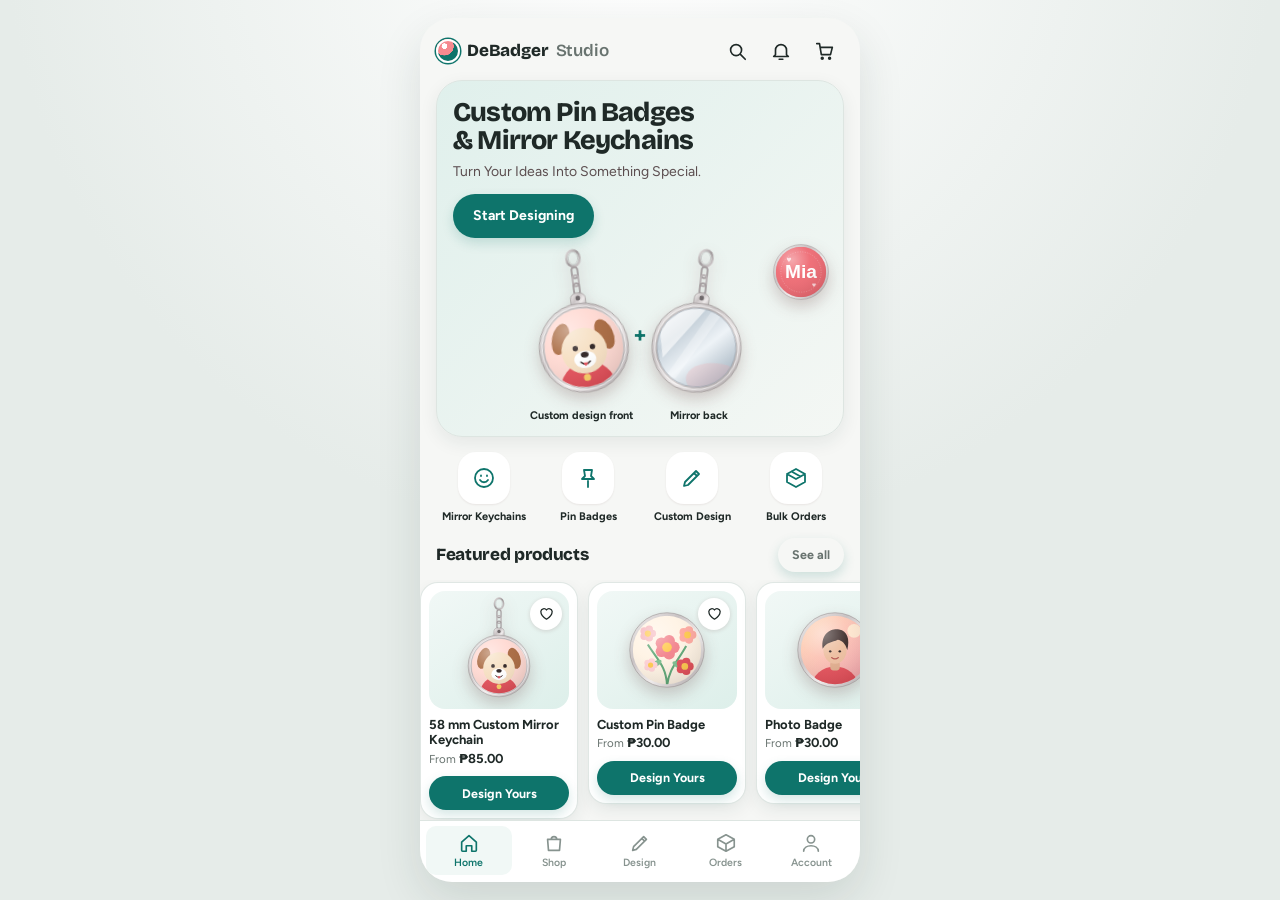
<file: pinmirror-studio-app.html>
<!DOCTYPE html>
<html lang="en">
<head>
<meta charset="utf-8">
<meta name="viewport" content="width=device-width, initial-scale=1, viewport-fit=cover">
<title>DeBadger Studio</title>
<link rel="preconnect" href="https://fonts.googleapis.com">
<link rel="stylesheet" href="https://fonts.googleapis.com/css2?family=Bricolage+Grotesque:opsz,wght@12..96,600;12..96,800&family=Figtree:wght@400;500;600;700&display=swap">
<style>
:root{
  --pink:#E4505A;--pink-d:#C93C47;--pink-l:#FFE9EA;--pink-xl:#FFF3F3;
  --bg:#FFFAF7;--ink:#231F20;--mute:#7A6F70;--line:#F1E5E3;--card:#fff;
  --green:#3F9E6E;--green-l:#E4F4EB;--amber:#E8A03A;--amber-l:#FFF1D9;--red:#B32B35;--red-l:#FDE3E3;
  --d:'Bricolage Grotesque','Figtree',system-ui,sans-serif;--b:'Figtree',system-ui,-apple-system,'Segoe UI',sans-serif;
  --out:#F3E9E5;
  box-sizing:border-box;padding-top:env(safe-area-inset-top,0px);padding-bottom:env(safe-area-inset-bottom,0px);
}
@media (prefers-color-scheme:dark){:root:not([data-theme="light"]){--out:#171213}}
:root[data-theme="dark"]{--out:#171213}
html{scroll-padding-top:env(safe-area-inset-top,0px);height:100%}
*{box-sizing:border-box;-webkit-tap-highlight-color:transparent}
body{margin:0;height:100%;background:var(--out);font-family:var(--b);color:var(--ink);font-size:14px;line-height:1.4}
button{font-family:inherit}
#root{height:100%;max-width:440px;margin:0 auto;display:flex;flex-direction:column;background:var(--bg);position:relative;overflow:hidden}
@media (min-width:700px){body{padding:18px 0}#root{border-radius:32px;box-shadow:0 30px 60px -25px rgba(90,30,35,.45);height:100%}}
#root.adm{max-width:1240px;overflow:auto;border-radius:0;background:var(--bg)}
@media (min-width:700px){#root.adm{border-radius:24px}}
.main{flex:1;overflow-y:auto;overflow-x:hidden;padding:6px 16px 20px;min-height:0;-webkit-overflow-scrolling:touch}
.ft{flex:none;padding:10px 16px;background:var(--bg);border-top:1px solid var(--line);display:flex;gap:8px;align-items:center}
.nv{flex:none;height:58px;background:#fff;border-top:1px solid var(--line);display:flex;padding:4px 4px 6px;color:#231F20}
.nv button{flex:1;background:none;border:0;display:flex;flex-direction:column;align-items:center;justify-content:center;gap:2px;font-size:10.5px;font-weight:600;color:#9C9091;cursor:pointer}
.nv button.on{color:var(--pink)}
.nv .ic{width:22px;height:22px}
.ic{display:inline-flex;width:18px;height:18px;flex:none;position:relative}
.ic svg{width:100%;height:100%}
.ic[data-badge]:after{content:attr(data-badge);position:absolute;right:-7px;top:-6px;min-width:15px;height:15px;border-radius:8px;background:var(--pink);color:#fff;font-size:9px;font-weight:700;display:grid;place-items:center;padding:0 3px}
.top{display:flex;align-items:center;justify-content:space-between;padding:8px 0 10px}
.top .ics{display:flex;gap:6px}
.ib{width:38px;height:38px;border-radius:50%;border:0;background:transparent;display:grid;place-items:center;color:var(--ink);cursor:pointer;flex:none}
.ib .ic{width:22px;height:22px}
.logo{display:flex;align-items:center;gap:7px;font-family:var(--d);font-size:17px;letter-spacing:-.01em}
.lm{width:24px;height:24px;border-radius:50%;background:radial-gradient(circle at 35% 30%,#fff 0 12%,#F58A90 13% 40%,var(--pink) 41%);box-shadow:inset 0 0 0 2px #fff,0 0 0 1.5px var(--pink)}
.logo b{font-weight:800}.logo span{font-weight:600;color:var(--mute)}
.bk{display:flex;align-items:center;gap:6px;padding:6px 0 8px}
.bk .ib{margin-left:-8px}
h1,h2,h3{font-family:var(--d);letter-spacing:-.02em;margin:0}
.ttl{font-family:var(--d);font-weight:800;font-size:22px;letter-spacing:-.02em;line-height:1.15}
.ttl.s{font-size:17px}
.mut{color:var(--mute)}.b{font-weight:700}.sm{font-size:12px}.xs{font-size:11px}
.row{display:flex;align-items:center}.sp{justify-content:space-between}.g4{gap:4px}.g6{gap:6px}.g8{gap:8px}.g12{gap:12px}.wrap{flex-wrap:wrap}.f1{flex:1;min-width:0}
.col{display:flex;flex-direction:column}
.mt4{margin-top:4px}.mt8{margin-top:8px}.mt12{margin-top:12px}.mt16{margin-top:16px}.mb8{margin-bottom:8px}
.btn{display:inline-flex;align-items:center;justify-content:center;gap:6px;height:44px;padding:0 20px;border-radius:999px;background:var(--pink);color:#fff;border:0;font:700 14px var(--b);white-space:nowrap;cursor:pointer;text-decoration:none}
.btn:hover{background:var(--pink-d)}
.btn.o{background:#fff;color:var(--pink);box-shadow:inset 0 0 0 1.5px var(--pink)}
.btn.g{background:var(--pink-l);color:var(--pink-d)}
.btn.t{background:transparent;color:var(--mute)}
.btn.sm{height:34px;padding:0 14px;font-size:12.5px}
.btn.w{width:100%}.btn.f{flex:1}
.btn[disabled]{opacity:.5;cursor:not-allowed}
.btn .ic{width:17px;height:17px}
:focus-visible{outline:2.5px solid var(--pink);outline-offset:2px}
.card{background:var(--card);border-radius:18px;box-shadow:0 1px 2px rgba(80,30,30,.06),0 6px 16px -8px rgba(80,30,30,.14);padding:12px;color:var(--ink)}
.chip{display:inline-flex;align-items:center;gap:5px;height:32px;padding:0 13px;border-radius:999px;background:#fff;border:1px solid var(--line);font:600 12.5px var(--b);white-space:nowrap;cursor:pointer;color:var(--ink)}
.chip.on{background:var(--pink);border-color:var(--pink);color:#fff}
.chip.pk{background:var(--pink-l);border-color:var(--pink-l);color:var(--pink-d);cursor:default}
.chip .ic{width:15px;height:15px}
.pill{display:inline-flex;align-items:center;gap:3px;border-radius:999px;padding:2px 9px;font-size:11px;font-weight:700;white-space:nowrap}
.pill.ok{background:var(--green-l);color:#2C7C53}.pill.warn{background:var(--amber-l);color:#9A6210}.pill.pk{background:var(--pink-l);color:var(--pink-d)}.pill.gr{background:#EFE9E8;color:#6a5f60}.pill.rd{background:var(--red-l);color:var(--red)}
.spec{display:inline-flex;align-items:center;gap:3px;background:var(--ink);color:#fff;border-radius:999px;padding:2px 10px;font-size:11px;font-weight:700}
.tabs{display:flex;border-bottom:1px solid var(--line);margin:0 -16px 12px;padding:0 16px;overflow-x:auto}
.tabs button{background:none;border:0;border-bottom:2.5px solid transparent;padding:10px 0;margin-right:18px;font:600 13.5px var(--b);color:var(--mute);white-space:nowrap;cursor:pointer}
.tabs button.on{color:var(--pink);border-color:var(--pink)}
.hscroll{display:flex;gap:10px;overflow-x:auto;margin:0 -16px;padding:2px 16px 10px;scroll-snap-type:x proximity}
.hscroll>*{scroll-snap-align:start}
.grid2{display:grid;grid-template-columns:1fr 1fr;gap:10px}
.imgbox{background:var(--pink-l);border-radius:16px;display:grid;place-items:center;position:relative;overflow:hidden}
.imgbox.w{background:radial-gradient(circle at 50% 40%,#fff 0,#FFE9EA 78%)}
.heart{position:absolute;right:7px;top:7px;width:32px;height:32px;border-radius:50%;background:#fff;display:grid;place-items:center;color:var(--ink);box-shadow:0 1px 4px rgba(80,30,30,.15);border:0;cursor:pointer;z-index:2}
.heart .ic{width:17px;height:17px}
.heart.on{color:var(--pink)}.heart.on svg{fill:var(--pink)}
.pc{padding:8px;cursor:pointer}
.pc .n{font-weight:700;font-size:13px;margin-top:8px;line-height:1.2}
.pc .p{color:var(--mute);font-size:11.5px;margin-top:2px}.pc .p b{color:var(--ink);font-size:13px}
.kv{display:inline-block;line-height:0;filter:drop-shadow(0 7px 8px rgba(80,30,30,.22))}
.kv.n{filter:none}
.hero{background:var(--pink-l);border-radius:26px;padding:18px 16px 12px;position:relative;overflow:hidden}
.hero .ht{font-family:var(--d);font-weight:800;font-size:27px;line-height:1.02;letter-spacing:-.03em;margin-bottom:8px;max-width:260px}
.hero p{margin:0 0 12px;color:#5b4d4f}
.hv{display:flex;justify-content:center;align-items:flex-end;gap:2px;margin-top:10px;position:relative}
.hv .pl{align-self:center;font-weight:800;color:var(--pink);font-size:22px;margin:0 -2px}
.hv .lb{text-align:center;font-size:11px;font-weight:700;margin-top:3px}
.hv .hp{position:absolute;right:-2px;top:-4px}
.cats{display:flex;gap:8px;margin:14px 0}
.cat{flex:1;display:flex;flex-direction:column;align-items:center;gap:6px;font-size:11px;font-weight:700;text-align:center;line-height:1.2;background:none;border:0;cursor:pointer;color:var(--ink)}
.cat .ic{width:52px;height:52px;padding:14px;border-radius:18px;background:#fff;color:var(--pink);box-shadow:0 1px 2px rgba(80,30,30,.08)}
.lab{font-size:12px;font-weight:700;color:var(--mute);margin:12px 0 5px}
.in{width:100%;height:44px;border:1.5px solid var(--line);background:#fff;border-radius:12px;padding:0 12px;font:500 14px var(--b);color:var(--ink)}
.in:focus{outline:none;border-color:var(--pink)}
textarea.in{height:76px;padding:10px 12px;resize:none}
.in.err{border-color:var(--red)}
.errt{color:var(--red);font-size:12px;margin-top:3px}
.lock{display:flex;align-items:center;justify-content:space-between;height:44px;background:#F8F1EF;border-radius:12px;padding:0 12px;font-weight:700}
.lock .ic{width:16px;height:16px;color:var(--mute)}
.g2{display:grid;grid-template-columns:1fr 1fr;gap:8px}
.hr{height:1px;background:var(--line);margin:8px 0}
.sumr{display:flex;justify-content:space-between;padding:3px 0;font-size:13px}
.sumr.t{font-weight:800;font-size:16px;padding-top:8px;font-family:var(--d)}
.qty{display:flex;align-items:center;justify-content:center;gap:14px}
.qb{width:44px;height:44px;border-radius:50%;background:var(--pink-l);color:var(--pink-d);display:grid;place-items:center;border:0;cursor:pointer}
.qb .ic{width:20px;height:20px}
.qb.s{width:34px;height:34px}.qb.s .ic{width:16px;height:16px}
.qin{width:110px;height:48px;border-radius:14px;border:2px solid var(--pink);background:#fff;text-align:center;font:800 24px var(--d);color:var(--ink)}
.steps{display:flex;gap:6px;margin:2px 0 10px}
.steps div{flex:1;font-size:11.5px;font-weight:700;color:var(--mute)}
.steps div:before{content:"";display:block;height:4px;border-radius:2px;background:var(--line);margin-bottom:5px}
.steps div.on{color:var(--pink)}.steps div.on:before{background:var(--pink)}
.tier{display:flex;justify-content:space-between;align-items:center;padding:9px 12px;border-radius:12px;font-size:13px;font-weight:600;background:#fff}
.tier.on{background:var(--pink);color:#fff}
.tier small{display:block;font-weight:500;opacity:.8;font-size:11px}
.opt{display:flex;align-items:center;gap:10px;background:#fff;border:1.5px solid var(--line);border-radius:14px;padding:11px 12px;font-weight:600;cursor:pointer;width:100%;text-align:left;font-size:13.5px;color:var(--ink)}
.opt.on{border-color:var(--pink);background:var(--pink-xl)}
.opt .rd{width:16px;height:16px;border-radius:50%;border:2px solid #d9cccb;flex:none}
.opt.on .rd{border:5px solid var(--pink)}
.opt small{display:block;font-weight:500;color:var(--mute)}
.toggle{display:flex;background:#fff;border:1px solid var(--line);border-radius:999px;padding:3px}
.toggle button{flex:1;text-align:center;padding:9px 0;border-radius:999px;font:700 13px var(--b);color:var(--mute);border:0;background:none;cursor:pointer}
.toggle button.on{background:var(--pink);color:#fff}
.cvbox{position:relative;width:100%;max-width:340px;aspect-ratio:1;margin:0 auto;touch-action:none;user-select:none}
.cvbox canvas{width:100%;height:100%;border-radius:50%;display:block;background:#fff;cursor:grab;touch-action:none}
.cvbox svg.gd{position:absolute;inset:0;width:100%;height:100%;pointer-events:none}
.empty{position:absolute;inset:0;display:flex;align-items:center;justify-content:center;flex-direction:column;gap:6px;pointer-events:none;color:var(--mute);font-weight:600;text-align:center;font-size:13px;padding:50px}
.tools{display:flex;gap:6px;margin:10px 0 8px}
.tools button{flex:1;display:flex;flex-direction:column;align-items:center;gap:3px;font:600 11.5px var(--b);background:#fff;border:1px solid var(--line);border-radius:12px;padding:8px 2px;cursor:pointer;color:var(--ink)}
.tools button.on{border-color:var(--pink);color:var(--pink);background:var(--pink-xl)}
.tools .ic{width:22px;height:22px}
input[type=range]{width:100%;accent-color:var(--pink);height:28px}
.sw{display:flex;gap:8px;flex-wrap:wrap}
.sw button{width:34px;height:34px;border-radius:50%;border:2px solid #fff;box-shadow:0 0 0 1.5px var(--line);cursor:pointer;padding:0}
.sw button.on{box-shadow:0 0 0 2.5px var(--pink)}
.emo{display:grid;grid-template-columns:repeat(6,1fr);gap:6px}
.emo button{font-size:24px;background:#fff;border:1px solid var(--line);border-radius:12px;height:46px;cursor:pointer}
.mo{position:fixed;inset:0;background:rgba(35,31,32,.5);z-index:50;display:flex;align-items:flex-end;justify-content:center}
.sheet{width:100%;max-width:440px;background:#fff;color:var(--ink);border-radius:26px 26px 0 0;padding:12px 18px calc(18px + env(safe-area-inset-bottom,0px));max-height:90%;overflow:auto;box-shadow:0 -10px 30px rgba(0,0,0,.2)}
.sheet:before{content:"";display:block;width:38px;height:4px;border-radius:2px;background:var(--line);margin:0 auto 12px}
.sheet.wide{max-width:820px;border-radius:24px;margin:auto;max-height:92%}
.sheet.wide:before{display:none}
.mo.c{align-items:center}
.chk{display:flex;gap:10px;align-items:flex-start;padding:9px 0;border-bottom:1px solid var(--line)}
.chk .ic{width:22px;height:22px;padding:4px;border-radius:50%;margin-top:1px;color:#fff}
.chk.ok .ic{background:var(--green)}.chk.wn .ic{background:var(--amber)}.chk.er .ic{background:var(--red)}
.chk small{display:block;color:var(--mute);font-size:12px}
.tl{position:relative;padding-left:32px;margin-top:6px}
.tl .s{position:relative;padding-bottom:16px;font-weight:600;color:#A99D9E;font-size:14px}
.tl .s:before{content:"";position:absolute;left:-30px;top:1px;width:18px;height:18px;border-radius:50%;border:2.5px solid var(--line);background:#fff;z-index:1}
.tl .s:after{content:"";position:absolute;left:-22px;top:20px;bottom:-1px;width:2px;background:var(--line)}
.tl .s:last-child:after{display:none}
.tl .s.d{color:var(--ink)}.tl .s.d:before{background:var(--green);border-color:var(--green)}.tl .s.d:after{background:var(--green)}
.tl .s.c{color:var(--pink-d);font-weight:800}.tl .s.c:before{border-color:var(--pink);box-shadow:0 0 0 5px var(--pink-l)}
.tl small{display:block;font-weight:500;color:var(--mute);font-size:12px}
.menu{display:grid;grid-template-columns:1fr 1fr;gap:8px}
.menu button{display:flex;align-items:center;gap:9px;background:#fff;border:0;border-radius:14px;padding:12px;font:600 13px var(--b);box-shadow:0 1px 2px rgba(80,30,30,.06);cursor:pointer;text-align:left;color:var(--ink)}
.menu .ic{width:20px;height:20px;color:var(--pink)}
#toast{position:fixed;left:50%;bottom:90px;transform:translateX(-50%);background:var(--ink);color:#fff;padding:10px 16px;border-radius:999px;font-weight:600;font-size:13px;z-index:99;opacity:0;pointer-events:none;transition:opacity .2s;max-width:88vw;text-align:center}
#toast.on{opacity:1}
.dz{border:2px dashed #EFB5B9;border-radius:16px;background:var(--pink-xl);padding:16px;text-align:center;color:var(--pink-d);font-weight:700;cursor:pointer;display:block}
.tag{display:inline-block;padding:1px 8px;border-radius:8px;background:var(--pink-l);color:var(--pink-d);font-size:11px;font-weight:700}
.bar{height:7px;border-radius:4px;background:var(--line);overflow:hidden}.bar i{display:block;height:100%;border-radius:4px}
.pinfo{background:var(--amber-l);color:#7a4d0a;border-radius:14px;padding:10px 12px;font-size:12.5px}

/* ---------- admin ---------- */
.ahd{display:flex;align-items:center;gap:12px;padding:14px 20px;background:#2A2324;color:#fff;flex-wrap:wrap}
.ahd .logo{color:#fff}.ahd .logo span{color:#c9bbbd}
.anav{display:flex;gap:4px;padding:10px 20px 0;overflow-x:auto;background:#fff;border-bottom:1px solid var(--line)}
.anav button{background:none;border:0;padding:10px 14px;font:700 13.5px var(--b);color:var(--mute);border-bottom:3px solid transparent;cursor:pointer;white-space:nowrap;display:flex;gap:6px;align-items:center}
.anav button.on{color:var(--pink);border-color:var(--pink)}
.anav .ic{width:17px;height:17px}
.apg{padding:20px;min-width:0}
.stats{display:grid;grid-template-columns:repeat(auto-fit,minmax(150px,1fr));gap:10px;margin:14px 0 18px}
.stat{background:#fff;border-radius:16px;padding:14px;box-shadow:0 1px 2px rgba(80,30,30,.06)}
.stat small{color:var(--mute);font-weight:600;font-size:12px}
.stat b{display:block;font-family:var(--d);font-size:26px;font-weight:800;letter-spacing:-.02em;margin-top:2px}
.stat.hl{background:var(--pink);color:#fff}.stat.hl small{color:#fff;opacity:.85}
.stat.am b{color:#9A6210}
.tblw{background:#fff;border-radius:16px;box-shadow:0 1px 2px rgba(80,30,30,.06);overflow-x:auto}
.tbl{width:100%;border-collapse:collapse;min-width:900px;font-size:13px}
.tbl th{text-align:left;color:var(--mute);font-weight:600;padding:10px 10px;border-bottom:1px solid var(--line);white-space:nowrap;font-size:12px}
.tbl td{padding:9px 10px;border-bottom:1px solid var(--line);vertical-align:middle;white-space:nowrap}
.tbl tr:last-child td{border:0}
.tbl tr.clk{cursor:pointer}.tbl tr.clk:hover td{background:var(--pink-xl)}
.ai{border:1.5px solid var(--line);border-radius:10px;padding:8px 10px;font:600 14px var(--b);background:#fff;width:100%;color:var(--ink)}
.ai.n{width:100px;text-align:right}
.acard{background:#fff;border-radius:18px;padding:16px;box-shadow:0 1px 2px rgba(80,30,30,.06);margin-bottom:16px}
.acard h3{font-size:17px;margin-bottom:10px}
.ak{display:flex;justify-content:space-between;align-items:center;gap:12px;padding:8px 0;border-bottom:1px solid var(--line)}
.ak:last-child{border:0}
.switch{width:44px;height:26px;border-radius:13px;background:#d8cccb;position:relative;border:0;cursor:pointer;flex:none}
.switch:after{content:"";position:absolute;left:3px;top:3px;width:20px;height:20px;border-radius:50%;background:#fff;transition:left .15s}
.switch.on{background:var(--green)}.switch.on:after{left:21px}
.two{display:grid;grid-template-columns:1fr 1fr;gap:16px}
@media (max-width:820px){.two{grid-template-columns:1fr}}
@media (prefers-reduced-motion:reduce){*{transition:none!important}}
:root{--pink:#0E746B;--pink-d:#09574F;--pink-l:#DDEFEA;--pink-xl:#F1F8F6;--bg:#F6F7F5;--ink:#1F2927;--mute:#68736F;--line:#DDE5E1;--card:#fff;--out:#E6ECE9}
body{background:radial-gradient(circle at 50% -10%,#fff 0,var(--out) 54%)}
#root{box-shadow:0 18px 45px rgba(25,50,45,.12)}
.ft{background:rgba(246,247,245,.92);backdrop-filter:blur(14px)}
.nv{background:rgba(255,255,255,.94);padding:5px 6px 7px;height:62px;backdrop-filter:blur(14px)}
.nv button{border-radius:10px;color:#87938F;transition:color .18s,background .18s}.nv button:hover,.nv button.on{background:var(--pink-xl)}
.ib{border-radius:11px;transition:background .18s,color .18s,transform .18s}.ib:hover{background:var(--pink-l);color:var(--pink-d);transform:translateY(-1px)}
.btn{box-shadow:0 5px 12px rgba(14,116,107,.18);transition:background .18s,box-shadow .18s,transform .18s}.btn:hover{box-shadow:0 8px 16px rgba(14,116,107,.24);transform:translateY(-1px)}
.card{border:1px solid rgba(221,229,225,.9);box-shadow:0 6px 18px rgba(25,50,45,.08);transition:box-shadow .18s,transform .18s}.card:hover{box-shadow:0 10px 24px rgba(25,50,45,.11)}
.hero{background:linear-gradient(135deg,#E0F0EC,#F4F7F4);border:1px solid var(--line);box-shadow:0 6px 18px rgba(25,50,45,.08)}
.imgbox{background:linear-gradient(145deg,var(--pink-xl),var(--pink-l))}
</style>
</head>
<body>
<svg width="0" height="0" style="position:absolute" aria-hidden="true">
<defs>
  <clipPath id="ac"><circle cx="50" cy="50" r="50"/></clipPath>
  <clipPath id="mc"><circle cx="70" cy="134" r="53"/></clipPath>
  <linearGradient id="metal" x1="0" y1="0" x2="1" y2="1"><stop offset="0" stop-color="#F4F1F1"/><stop offset=".35" stop-color="#C9C3C4"/><stop offset=".6" stop-color="#EFEBEB"/><stop offset="1" stop-color="#A29B9D"/></linearGradient>
  <linearGradient id="metal2" x1="0" y1="0" x2="1" y2="1"><stop offset="0" stop-color="#E5E1E1"/><stop offset=".5" stop-color="#9F989A"/><stop offset="1" stop-color="#D7D2D3"/></linearGradient>
  <linearGradient id="mir" x1="0" y1="0" x2="1" y2="1"><stop offset="0" stop-color="#FAFCFE"/><stop offset=".3" stop-color="#C6D1DA"/><stop offset=".55" stop-color="#EEF3F7"/><stop offset="1" stop-color="#8FA1B0"/></linearGradient>
  <radialGradient id="gl" cx=".32" cy=".26" r=".8"><stop offset="0" stop-color="#fff" stop-opacity=".42"/><stop offset=".45" stop-color="#fff" stop-opacity=".05"/><stop offset="1" stop-color="#000" stop-opacity=".1"/></radialGradient>
  <linearGradient id="pg" x1="0" y1="0" x2="1" y2="1"><stop offset="0" stop-color="#FFD9B8"/><stop offset="1" stop-color="#F7A6B0"/></linearGradient>
</defs>
</svg>
<div id="root"></div>
<div id="modal"></div>
<div id="toast" role="status" aria-live="polite"></div>

<script>
'use strict';
/* =====================================================================
  DeBadger Studio — customer app + owner console
   Storage: shared `db` capability when available, else this device only.
   ===================================================================== */
const $=(s,r=document)=>r.querySelector(s);
const esc=s=>String(s==null?'':s).replace(/[&<>"']/g,c=>({'&':'&amp;','<':'&lt;','>':'&gt;','"':'&quot;',"'":'&#39;'}[c]));
const peso=n=>'₱'+Number(n||0).toLocaleString('en-PH',{minimumFractionDigits:2,maximumFractionDigits:2});
const clone=o=>JSON.parse(JSON.stringify(o));
const uid=()=>Math.random().toString(36).slice(2,9);
const LS={get(k,d){try{const v=localStorage.getItem('pm_'+k);return v?JSON.parse(v):d}catch(e){return d}},set(k,v){try{localStorage.setItem('pm_'+k,JSON.stringify(v));return true}catch(e){return false}}};
const DEV=LS.get('dev')||(()=>{const v='d'+uid()+uid();LS.set('dev',v);return v})();
const FONT="Bricolage Grotesque,Figtree,Arial,sans-serif";

/* ---------- icons ---------- */
const IC={
home:'<path d="M4 11l8-7 8 7v9a1 1 0 0 1-1 1h-4v-6H9v6H5a1 1 0 0 1-1-1z"/>',
shop:'<path d="M5 8h14l-1 12H6zM9 8a3 3 0 0 1 6 0"/>',
design:'<path d="M4 20l4-1L19 8l-3-3L5 16zM14 7l3 3"/>',
orders:'<path d="M3 8l9-5 9 5v8l-9 5-9-5zM3 8l9 5 9-5M12 13v8"/>',
account:'<circle cx="12" cy="8" r="4"/><path d="M4 21c0-4 4-6 8-6s8 2 8 6"/>',
search:'<circle cx="11" cy="11" r="6"/><path d="M16 16l5 5"/>',
bell:'<path d="M6 16v-5a6 6 0 0 1 12 0v5l2 2H4zM10 21h4"/>',
cart:'<path d="M3 4h3l2 12h10l2-8H7"/><circle cx="9" cy="20" r="1"/><circle cx="17" cy="20" r="1"/>',
heart:'<path d="M12 20s-8-5-8-11a4.5 4.5 0 0 1 8-2 4.5 4.5 0 0 1 8 2c0 6-8 11-8 11z"/>',
check:'<path d="M5 12l5 5 9-10"/>',plus:'<path d="M12 5v14M5 12h14"/>',minus:'<path d="M5 12h14"/>',
camera:'<path d="M4 8h4l2-3h4l2 3h4v11H4z"/><circle cx="12" cy="13" r="3.5"/>',
image:'<rect x="4" y="5" width="16" height="14" rx="2"/><circle cx="9" cy="10" r="1.5"/><path d="M4 17l5-4 4 3 3-2 4 3"/>',
file:'<path d="M6 3h8l4 4v14H6zM14 3v4h4"/>',
text:'<path d="M5 6V4h14v2M12 4v16M9 20h6"/>',
crop:'<path d="M7 3v14h14M3 7h14v14"/>',
rotate:'<path d="M20 12a8 8 0 1 1-3-6M20 4v5h-5"/>',
zoom:'<circle cx="11" cy="11" r="6"/><path d="M16 16l5 5M8 11h6M11 8v6"/>',
bg:'<path d="M12 3l9 5-9 5-9-5zM3 13l9 5 9-5"/>',
move:'<path d="M12 3v18M3 12h18M9 6l3-3 3 3M9 18l3 3 3-3M6 9l-3 3 3 3M18 9l3 3-3 3"/>',
sticker:'<circle cx="12" cy="12" r="9"/><path d="M8 14c2 3 6 3 8 0M9 9.5v.5M15 9.5v.5"/>',
warn:'<path d="M12 4l9 16H3zM12 10v4M12 17v.5"/>',
lock:'<rect x="5" y="11" width="14" height="10" rx="2"/><path d="M8 11V8a4 4 0 0 1 8 0v3"/>',
truck:'<path d="M2 6h11v10H2zM13 9h4l3 3v4h-7"/><circle cx="7" cy="18" r="1.6"/><circle cx="17" cy="18" r="1.6"/>',
chev:'<path d="M9 6l6 6-6 6"/>',back:'<path d="M15 6l-6 6 6 6"/>',x:'<path d="M6 6l12 12M18 6L6 18"/>',
copy:'<rect x="8" y="8" width="12" height="12" rx="2"/><path d="M16 8V5a1 1 0 0 0-1-1H5a1 1 0 0 0-1 1v10a1 1 0 0 0 1 1h3"/>',
eye:'<path d="M2 12s4-7 10-7 10 7 10 7-4 7-10 7S2 12 2 12z"/><circle cx="12" cy="12" r="3"/>',
gift:'<rect x="4" y="10" width="16" height="10" rx="1.5"/><path d="M3 7h18v3H3zM12 7v13M12 7c-2-4-6-3-5 0M12 7c2-4 6-3 5 0"/>',
pin:'<path d="M12 21v-6M8 4h8l-1 6 3 3H6l3-3z"/>',
pkg:'<path d="M3 8l9-5 9 5v8l-9 5-9-5zM7.5 5.5l9 5M3 8l9 5 9-5"/>',
help:'<circle cx="12" cy="12" r="9"/><path d="M9.5 9.5a2.5 2.5 0 1 1 3.5 2.3c-.7.4-1 .9-1 1.7M12 17v.5"/>',
out:'<path d="M10 4H5v16h5M15 8l4 4-4 4M19 12H9"/>',
card:'<rect x="3" y="6" width="18" height="12" rx="2"/><path d="M3 10h18"/>',
users:'<circle cx="9" cy="8" r="3.5"/><path d="M2 20c0-3.5 3-5.5 7-5.5s7 2 7 5.5M17 5a3.5 3.5 0 0 1 0 7M19 15c2 .6 3 2.2 3 5"/>',
chart:'<path d="M4 20V4M4 20h16M8 16v-5M12 16V8M16 16v-8"/>',
star:'<path d="M12 3l2.7 5.6 6.1.9-4.4 4.3 1 6.1L12 17l-5.4 2.9 1-6.1L3.2 9.5l6.1-.9z"/>',
trash:'<path d="M4 7h16M9 7V4h6v3M6 7l1 13h10l1-13"/>',
gear:'<circle cx="12" cy="12" r="3"/><path d="M12 2v3M12 19v3M2 12h3M19 12h3M5 5l2 2M17 17l2 2M5 19l2-2M17 7l2-2"/>',
dl:'<path d="M12 4v12M7 11l5 5 5-5M5 20h14"/>'
};
const ic=(n,extra='')=>`<i class="ic" ${extra}><svg viewBox="0 0 24 24" fill="none" stroke="currentColor" stroke-width="1.8" stroke-linecap="round" stroke-linejoin="round" aria-hidden="true">${IC[n]||''}</svg></i>`;

/* ---------- ready-made artwork (100x100, also rendered onto the print canvas) ---------- */
const SF='font-family="Arial,Helvetica,sans-serif" font-weight="800"';
const flw=(x,y,r,c)=>{let s='';for(let a=0;a<360;a+=72)s+=`<circle cx="${(x+Math.cos(a*Math.PI/180)*r).toFixed(1)}" cy="${(y+Math.sin(a*Math.PI/180)*r).toFixed(1)}" r="${(r*.85).toFixed(1)}" fill="${c}"/>`;return s+`<circle cx="${x}" cy="${y}" r="${(r*.7).toFixed(1)}" fill="#FFC94D"/>`};
const confetti=()=>{const c=['#E4505A','#3F9E6E','#5B8DEF','#fff','#F2A03A'],p=[[10,14],[24,30],[82,12],[90,34],[8,58],[92,64],[18,88],[80,90],[60,8],[38,10],[70,26],[30,52]];return p.map((q,i)=>`<rect x="${q[0]}" y="${q[1]}" width="5" height="2.6" rx="1" fill="${c[i%5]}" transform="rotate(${i*37} ${q[0]} ${q[1]})"/>`).join('')};
const A={
pet:'<rect width="100" height="100" fill="#FFD9D2"/><circle cx="50" cy="104" r="36" fill="#E4505A"/><ellipse cx="22" cy="36" rx="11" ry="20" fill="#A8683F" transform="rotate(18 22 36)"/><ellipse cx="78" cy="36" rx="11" ry="20" fill="#A8683F" transform="rotate(-18 78 36)"/><circle cx="50" cy="54" r="29" fill="#F6DFC2"/><ellipse cx="50" cy="65" rx="14" ry="11" fill="#fff"/><circle cx="39" cy="50" r="3.4" fill="#2b2020"/><circle cx="61" cy="50" r="3.4" fill="#2b2020"/><ellipse cx="50" cy="59" rx="5" ry="3.6" fill="#2b2020"/><path d="M44 68q6 6 12 0" stroke="#2b2020" stroke-width="1.8" fill="none" stroke-linecap="round"/><path d="M47 69q3 9 6 0z" fill="#E4505A"/><circle cx="50" cy="88" r="4.5" fill="#FFD166"/>',
floral:'<rect width="100" height="100" fill="#FFF3E4"/><path d="M50 104C50 74 34 62 22 42M50 104C52 78 66 66 78 44" stroke="#5FA777" stroke-width="3" fill="none"/><ellipse cx="34" cy="70" rx="9" ry="4" fill="#7DBE8F" transform="rotate(-30 34 70)"/><ellipse cx="66" cy="72" rx="9" ry="4" fill="#7DBE8F" transform="rotate(30 66 72)"/>'+flw(50,46,10,'#F2828B')+flw(22,26,6.5,'#F6B6BC')+flw(80,28,7,'#FFA9A0')+flw(26,72,5.5,'#FFD1D5')+flw(76,74,7,'#E4505A'),
name:`<rect width="100" height="100" fill="#EE6A73"/><circle cx="50" cy="50" r="40" fill="none" stroke="#fff" stroke-opacity=".35" stroke-width="1.4" stroke-dasharray="2 3"/><text x="50" y="61" text-anchor="middle" ${SF} font-size="38" fill="#fff">Mia</text><text x="26" y="30" font-size="12" fill="#FFD6DA" text-anchor="middle">♥</text><text x="76" y="80" font-size="10" fill="#FFD6DA" text-anchor="middle">♥</text>`,
logo:`<rect width="100" height="100" fill="#262122"/><polygon points="50,18 68,28 68,48 50,58 32,48 32,28" fill="#F2A03A"/><path d="M43 31v14h12" stroke="#262122" stroke-width="4.5" fill="none" stroke-linejoin="round"/><text x="50" y="76" text-anchor="middle" ${SF} font-size="13" fill="#fff" letter-spacing="2.4">LUMEN</text><text x="50" y="87" text-anchor="middle" ${SF} font-size="6" fill="#F2A03A" letter-spacing="1.6">COFFEE CO.</text>`,
bday:`<rect width="100" height="100" fill="#FFE08A"/>${confetti()}<text x="50" y="62" text-anchor="middle" ${SF} font-size="46" fill="#E4505A">30</text><text x="50" y="78" text-anchor="middle" ${SF} font-size="8" fill="#231F20">Happy Birthday</text>`,
grad:`<rect width="100" height="100" fill="#21356B"/><polygon points="50,20 86,36 50,52 14,36" fill="#111"/><path d="M30 44v12c0 6 40 6 40 0V44l-20 9z" fill="#2c2c2c"/><path d="M84 37v16" stroke="#F5C34D" stroke-width="2"/><circle cx="84" cy="56" r="3" fill="#F5C34D"/><text x="50" y="71" text-anchor="middle" ${SF} font-size="7" fill="#fff" letter-spacing="1.5">CLASS OF</text><text x="50" y="88" text-anchor="middle" ${SF} font-size="19" fill="#F5C34D">2026</text>`,
photo:'<defs><linearGradient id="pg2" x1="0" y1="0" x2="1" y2="1"><stop offset="0" stop-color="#FFD9B8"/><stop offset="1" stop-color="#F7A6B0"/></linearGradient></defs><rect width="100" height="100" fill="url(#pg2)"/><circle cx="78" cy="22" r="10" fill="#FFF1D6" opacity=".8"/><ellipse cx="50" cy="104" rx="34" ry="30" fill="#E4505A"/><rect x="43" y="66" width="14" height="14" rx="5" fill="#E2AE8E"/><ellipse cx="50" cy="50" rx="17" ry="20" fill="#EDBE9F"/><path d="M32 48c-3-22 12-30 24-28 12 2 16 14 12 30-3-10-8-14-14-15-8 4-16 3-22 13z" fill="#3B2A28"/><circle cx="43" cy="52" r="1.8" fill="#2b2020"/><circle cx="57" cy="52" r="1.8" fill="#2b2020"/><path d="M45 61q5 4 10 0" stroke="#B5554F" stroke-width="1.6" fill="none" stroke-linecap="round"/>'
};
const PRESETS=[
{id:'pet',name:'Good Boy Portrait',tags:['cute','personalized'],type:'mirror'},
{id:'floral',name:'Spring Bloom',tags:['cute','minimal'],type:'pin'},
{id:'name',name:'Name Love',tags:['personalized','cute'],type:'mirror'},
{id:'logo',name:'Simple Logo',tags:['business','minimal'],type:'pin'},
{id:'bday',name:'Birthday Bash',tags:['events','cute'],type:'pin'},
{id:'grad',name:'Class of 2026',tags:['school','events'],type:'mirror'},
{id:'photo',name:'Portrait Frame',tags:['personalized','minimal'],type:'mirror'}
];

/* ---------- product renders (SVG) ---------- */
const faceInner=f=>f.u?`<image href="${f.u}" width="100" height="100" preserveAspectRatio="xMidYMid slice"/>`:(A[f.p]||'<rect width="100" height="100" fill="#FFE9EA"/>');
function kc(f,side,w){
  const h=Math.round(w*204/140);
  const hw='<ellipse cx="70" cy="13" rx="9" ry="11" fill="none" stroke="url(#metal2)" stroke-width="3.2"/><ellipse cx="70" cy="13" rx="6.2" ry="8.6" fill="none" stroke="#7d7679" stroke-width=".7" opacity=".55"/><rect x="66" y="25" width="8" height="15" rx="4" fill="none" stroke="#A49D9F" stroke-width="2.4"/><rect x="66" y="36" width="8" height="15" rx="4" fill="none" stroke="#B8B1B3" stroke-width="2.4"/><rect x="66" y="47" width="8" height="15" rx="4" fill="none" stroke="#A49D9F" stroke-width="2.4"/><rect x="60" y="60" width="20" height="24" rx="8" fill="url(#metal)" stroke="#9A9394" stroke-width=".9"/><circle cx="70" cy="67" r="3.2" fill="#6F696B"/>';
  const body='<circle cx="70" cy="134" r="60" fill="url(#metal)" stroke="#9A9394"/><circle cx="70" cy="134" r="56.2" fill="none" stroke="#fff" stroke-opacity=".8"/><circle cx="70" cy="134" r="54.4" fill="none" stroke="#8C8587" stroke-opacity=".6" stroke-width=".8"/>';
  const face=side==='front'
    ?`<g transform="translate(17 81) scale(1.06)" clip-path="url(#ac)">${faceInner(f)}</g><circle cx="70" cy="134" r="53" fill="url(#gl)"/>`
    :'<circle cx="70" cy="134" r="53" fill="url(#mir)"/><g clip-path="url(#mc)"><polygon points="18,112 56,78 80,78 26,152" fill="#fff" opacity=".62"/><polygon points="88,78 104,78 46,178 32,178" fill="#fff" opacity=".28"/><ellipse cx="100" cy="176" rx="40" ry="24" fill="#F2A3A8" opacity=".24"/></g><circle cx="70" cy="134" r="53" fill="none" stroke="#7F8E9B" stroke-width=".9" opacity=".7"/>';
  return `<svg width="${w}" height="${h}" viewBox="0 0 140 204" role="img" aria-label="58 mm mirror keychain, ${side==='front'?'printed front':'mirror back'}">${hw+body+face}</svg>`;
}
function pinSvg(f,w,side){
  if(side==='back')return `<svg width="${w}" height="${w}" viewBox="0 0 100 100" role="img" aria-label="Pin badge back"><circle cx="50" cy="50" r="48" fill="url(#metal)" stroke="#9A9394"/><circle cx="50" cy="50" r="42" fill="none" stroke="#8C8587" stroke-opacity=".35"/><rect x="24" y="44" width="52" height="7" rx="3.5" fill="#B4AEB0" stroke="#8C8587" stroke-width=".8" transform="rotate(-12 50 50)"/><circle cx="28" cy="54" r="5" fill="#8C8587"/><rect x="66" y="34" width="12" height="12" rx="3" fill="#A29B9D" transform="rotate(-12 72 40)"/></svg>`;
  return `<svg width="${w}" height="${w}" viewBox="0 0 100 100" role="img" aria-label="Pin badge front"><circle cx="50" cy="50" r="49" fill="url(#metal)" stroke="#9A9394" stroke-width=".8"/><g transform="translate(5 5) scale(.9)" clip-path="url(#ac)">${faceInner(f)}</g><circle cx="50" cy="50" r="45" fill="url(#gl)"/></svg>`;
}
const KV=(f,side,w,rot=0,cls='')=>`<span class="kv ${cls}" style="${rot?`transform:rotate(${rot}deg)`:''}">${kc(f,side,w)}</span>`;
const PV=(f,w,side='front',cls='')=>`<span class="kv ${cls}">${pinSvg(f,w,side)}</span>`;
const sideSvg=`<svg width="150" height="70" viewBox="0 0 60 30"><rect x="4" y="9" width="52" height="13" rx="5" fill="url(#metal)" stroke="#9a9394"/><rect x="6" y="10.5" width="48" height="4.5" rx="2" fill="#F58A90"/><rect x="6" y="17" width="48" height="3.5" rx="1.5" fill="url(#mir)"/></svg>`;
const ringSvg=`<svg width="70" height="120" viewBox="0 0 40 50"><ellipse cx="20" cy="9" rx="7" ry="8" fill="none" stroke="#9f989a" stroke-width="2.4"/><rect x="16.5" y="16" width="7" height="12" rx="3.5" fill="none" stroke="#a49d9f" stroke-width="2"/><rect x="16.5" y="25" width="7" height="12" rx="3.5" fill="none" stroke="#a49d9f" stroke-width="2"/></svg>`;

/* ---------- shop configuration (owner editable) ---------- */
const DEF={
  tiers:[{min:1,label:'Regular price'},{min:10,label:'Bulk Discount Level 1'},{min:50,label:'Bulk Discount Level 2'},{min:100,label:'Bulk Discount Level 3'}],
  mirror:{size:58,price:[85,75,65,55],promo:{on:false,price:0}},
  pins:[{id:'s',label:'Small',mm:37,on:true,price:[30,26,22,18]},{id:'m',label:'Medium',mm:50,on:true,price:[40,35,30,25]},{id:'l',label:'Large',mm:58,on:true,price:[50,44,38,32]}],
  shipping:[{id:'std',label:'Standard Delivery',fee:100,on:true,note:'Usually 3–7 days'},{id:'exp',label:'Express Delivery',fee:200,on:true,note:'Usually 1–3 days'},{id:'pick',label:'Pickup',fee:0,on:true,note:'Pick up at the studio'}],
  pay:[{id:'gcash',label:'GCash',on:true,info:'Send payment to the studio GCash number. We will confirm once received.'},{id:'maya',label:'Maya',on:true,info:'Send payment to the studio Maya account. We will confirm once received.'},{id:'bank',label:'Bank Transfer',on:true,info:'Transfer to the studio bank account and send us the receipt.'},{id:'cod',label:'Cash on Delivery',on:true,info:'Pay in cash when your order arrives or when you pick it up.'},{id:'card',label:'Credit / Debit Card',on:false,info:'Card payment link will be sent to you.'}],
  loyalty:{on:true,per:10,rewards:[{pts:300,off:50},{pts:600,off:120}]},
  inv:[
    {id:'shell',name:'58 mm Mirror Keychain Shells',stock:500,low:100,use:{mirror:1}},
    {id:'mirror',name:'58 mm Mirror Components',stock:500,low:100,use:{mirror:1}},
    {id:'ring',name:'Keyrings',stock:400,low:100,use:{mirror:1}},
    {id:'chain',name:'Chains',stock:400,low:100,use:{mirror:1}},
    {id:'pshell',name:'Pin Badge Shells',stock:800,low:150,use:{pin:1}},
    {id:'pback',name:'Pin Badge Backs',stock:800,low:150,use:{pin:1}},
    {id:'pack',name:'Packaging',stock:300,low:60,use:{mirror:1,pin:1}},
    {id:'ink',name:'Printing Materials',stock:2000,low:400,use:{mirror:1,pin:1}}
  ]
};
const store={cfg:clone(DEF),orders:LS.get('orders',{}),bulk:LS.get('bulk',{}),db:null,user:null,dl:null,shared:false,allSub:false};
const cfg=()=>store.cfg;
{const c=LS.get('cfg');if(c)store.cfg=Object.assign(clone(DEF),c)}

const activePins=()=>cfg().pins.filter(p=>p.on);
const pinOf=id=>cfg().pins.find(p=>p.id===id)||activePins()[0]||cfg().pins[0];
const tierIdx=q=>{let i=0;cfg().tiers.forEach((t,k)=>{if(q>=t.min)i=k});return i};
function rangeLabel(i){const t=cfg().tiers,a=t[i].min,b=t[i+1]?t[i+1].min-1:null;return b===null?`${a}+ pieces`:(a===b?`${a} piece`:`${a}–${b} pieces`)}
function priceOf(product,sizeId,q){
  const arr=product==='mirror'?cfg().mirror.price:pinOf(sizeId).price;
  const i=tierIdx(q);let unit=Number(arr[i]),promo=false;const regular=Number(arr[0]);
  if(product==='mirror'&&cfg().mirror.promo.on&&Number(cfg().mirror.promo.price)>0&&Number(cfg().mirror.promo.price)<unit){unit=Number(cfg().mirror.promo.price);promo=true}
  return{unit,regular,tier:i,promo,discount:Math.max(0,(regular-unit)*q),subtotal:unit*q};
}
const fromPrice=product=>Number((product==='mirror'?cfg().mirror.price:pinOf().price)[0]);
const itemLabel=(product,sizeId)=>product==='mirror'?'Custom Mirror Keychain — 58 mm':`Custom Pin Badge — ${pinOf(sizeId).label} ${pinOf(sizeId).mm} mm`;

/* ---------- persistence: shared db when granted, else local ---------- */
let softRenderHook=()=>{};
async function saveCfg(){LS.set('cfg',store.cfg);if(store.db){try{await store.db.doc('shop/config').set(clone(store.cfg))}catch(e){toast('Could not save settings')}}}
async function saveOrder(o){store.orders[o.id]=o;if(store.db){try{await store.db.doc('orders/'+o.id).set(clone(o))}catch(e){toast('Could not save order');throw e}}else LS.set('orders',store.orders)}
async function saveBulk(b){store.bulk[b.id]=b;if(store.db){try{await store.db.doc('bulk/'+b.id).set(clone(b))}catch(e){toast('Could not save request');throw e}}else LS.set('bulk',store.bulk)}
async function putArt(id,print){if(store.db){await store.db.doc('artwork/'+id).set({print})}else LS.set('art_'+id,print)}
async function getArt(id){if(store.db){try{const s=await store.db.doc('artwork/'+id).get();return s.exists?s.data().print:null}catch(e){return null}}return LS.get('art_'+id,null)}
async function initStore(){
  try{
    if(window.claude&&claude.use){
      store.db=await claude.use('db');store.user=await claude.use('user');store.dl=await claude.use('downloads');
    }
  }catch(e){}
  if(!store.db)return;
  try{
    store.db.doc('shop/config').onSnapshot(s=>{if(s.exists){store.cfg=Object.assign(clone(DEF),clone(s.data()));softRenderHook()}});
    store.db.collection('orders').where('ownerKey','==',DEV).onSnapshot(q=>{q.docs.forEach(d=>{store.orders[d.id]=clone(d.data())});softRenderHook()});
  }catch(e){}
}
function subscribeAll(){
  if(!store.db||store.allSub)return;store.allSub=true;
  try{
    store.db.collection('orders').onSnapshot(q=>{q.docs.forEach(d=>{store.orders[d.id]=clone(d.data())});softRenderHook()});
    store.db.collection('bulk').onSnapshot(q=>{q.docs.forEach(d=>{store.bulk[d.id]=clone(d.data())});softRenderHook()});
  }catch(e){}
}

/* ---------- order model ---------- */
const T=['Order received','Design received','Artwork review','Artwork confirmed','Printing','Assembly','Quality check','Ready','Shipped','Completed'];
const MSG=['We received your order.','We received your design.','Your design is being reviewed.','Your design has been confirmed.','Your order is now being printed.','Your order is being assembled.','Your order passed quality checking.','READY','Your order has been shipped.','Your order is complete. Thank you!'];
const PAYST=['Awaiting payment','Deposit received','Paid','Refunded'];
const stepLabel=(o,i)=>i===7?(o.pickup?'Ready for pickup':'Ready for shipping'):T[i];
const stepMsg=(o,i)=>i===7?(o.pickup?'Your order is ready for pickup.':'Your order is packed and ready to ship.'):MSG[i];
const stepsOf=o=>T.map((_,i)=>i).filter(i=>!(o.pickup&&i===8));
const orderCode=()=>'PM-'+String(Date.now()%1e6).padStart(6,'0');
const orderQty=o=>o.items.reduce((s,i)=>s+i.qty,0);
const orderSummary=o=>o.items.length===1?o.items[0].label:`${o.items[0].label} + ${o.items.length-1} more`;
function deliveryStatus(o){
  if(o.pickup)return o.stage<7?'Preparing':o.stage===7?'Ready for pickup':o.stage>=9?'Picked up':'Ready for pickup';
  return o.stage<7?'Preparing':o.stage===7?'Packed':o.stage===8?'In transit':'Delivered';
}
const pillFor=o=>o.stage>=9?'ok':o.stage===2?'warn':o.stage>=7?'ok':'pk';
const fmtDate=t=>new Date(t).toLocaleDateString('en-PH',{month:'short',day:'numeric'});
const fmtTime=t=>new Date(t).toLocaleString('en-PH',{month:'short',day:'numeric',hour:'numeric',minute:'2-digit'});
const myOrders=()=>Object.values(store.orders).filter(o=>o.ownerKey===DEV).sort((a,b)=>b.createdAt-a.createdAt);
const allOrders=()=>Object.values(store.orders).sort((a,b)=>b.createdAt-a.createdAt);
function myPoints(){
  const L=cfg().loyalty;if(!L.on)return 0;
  return myOrders().reduce((s,o)=>s+(o.pointsAwarded||0)-(o.redeemedPts||0),0);
}

/* ---------- app state ---------- */
const S={view:'home',p:{},hist:[],
  cart:LS.get('cart',[]),later:LS.get('later',[]),favs:LS.get('favs',[]),designs:LS.get('designs',[]),
  profile:LS.get('profile',{name:'',phone:'',email:'',street:'',city:'',prov:'',zip:''}),
  draft:null,shopTab:'mirror',ready:{type:'all',tag:'all'},form:{},note:'',err:{},adminPage:'dash',aq:'',afilter:'all',rep:'day',placing:false,gal:0,prevSide:'front'};
const persist={cart:()=>LS.set('cart',S.cart),later:()=>LS.set('later',S.later),favs:()=>LS.set('favs',S.favs),designs:()=>{if(!LS.set('designs',S.designs))toast('Device storage is full — delete old designs.')},profile:()=>LS.set('profile',S.profile)};

/* ---------- design engine ---------- */
const imgCache={};
const loadImg=src=>imgCache[src]||(imgCache[src]=new Promise((res,rej)=>{const i=new Image();i.onload=()=>res(i);i.onerror=rej;i.src=src}));
const svgURL=inner=>'data:image/svg+xml;charset=utf-8,'+encodeURIComponent(`<svg xmlns="http://www.w3.org/2000/svg" viewBox="0 0 100 100" width="600" height="600">${inner}</svg>`);
const artImage=art=>!art?Promise.resolve(null):(art.kind==='preset'?loadImg(svgURL(A[art.id])):loadImg(art.src));
const geoOf=mm=>({cut:mm/(mm+6),safe:(mm-6)/(mm+6)});
const newModel=(mm,preset)=>({mm,art:preset?{kind:'preset',id:preset}:null,bg:'#ffffff',tx:0,ty:0,scale:1,rot:0,fit:false,texts:[],stickers:[]});
function drawDesign(ctx,S_,m,img,noBg){
  ctx.save();ctx.clearRect(0,0,S_,S_);
  if(!noBg){ctx.fillStyle=m.bg;ctx.fillRect(0,0,S_,S_)}
  if(img){
    const iw=img.naturalWidth||1000,ih=img.naturalHeight||1000;
    const base=m.fit?Math.min(S_/iw,S_/ih):Math.max(S_/iw,S_/ih),sc=base*m.scale;
    ctx.save();ctx.translate(S_/2+m.tx*S_,S_/2+m.ty*S_);ctx.rotate(m.rot*Math.PI/180);ctx.scale(sc,sc);ctx.drawImage(img,-iw/2,-ih/2,iw,ih);ctx.restore();
  }
  ctx.textAlign='center';ctx.textBaseline='middle';
  m.stickers.forEach(s=>{ctx.font=`${s.size*S_}px serif`;ctx.fillText(s.e,s.x*S_,s.y*S_)});
  m.texts.forEach(t=>{
    ctx.font=`800 ${t.size*S_}px ${FONT}`;ctx.lineJoin='round';ctx.lineWidth=t.size*S_*.12;
    ctx.strokeStyle=(t.color==='#ffffff'||t.color==='#FFE08A')?'rgba(35,31,32,.45)':'rgba(255,255,255,.8)';
    ctx.strokeText(t.t,t.x*S_,t.y*S_);ctx.fillStyle=t.color;ctx.fillText(t.t,t.x*S_,t.y*S_);
  });
  ctx.restore();
}
async function renderOut(m){
  const img=await artImage(m.art);const P=720,c=document.createElement('canvas');c.width=c.height=P;
  drawDesign(c.getContext('2d'),P,m,img);
  let q=.86,print=c.toDataURL('image/jpeg',q);while(print.length>230000&&q>.4){q-=.1;print=c.toDataURL('image/jpeg',q)}
  const g=geoOf(m.mm),cut=P*g.cut,off=(P-cut)/2,T_=240,t=document.createElement('canvas');t.width=t.height=T_;
  t.getContext('2d').drawImage(c,off,off,cut,cut,0,0,T_,T_);
  return{print,thumb:t.toDataURL('image/jpeg',.84)};
}
async function runChecks(m){
  const list=[];const img=await artImage(m.art);const g=geoOf(m.mm);
  if(!m.art){return[{s:'er',t:'Add your design first',d:'Upload a photo, logo or artwork, or pick a ready-made design.'}]}
  if(m.art.kind==='upload'){
    const ow=m.art.ow||img.naturalWidth,oh=m.art.oh||img.naturalHeight;
    const iw=img.naturalWidth,ih=img.naturalHeight;
    const base=m.fit?Math.min(1/iw,1/ih):Math.max(1/iw,1/ih);
    const drawnFrac=iw*base*m.scale;               // image width as a fraction of the print canvas
    const mmW=drawnFrac*(m.mm+6);
    const dpi=ow/(mmW/25.4);
    if(dpi<200)list.push({s:'wn',t:'Your image may appear blurry when printed.',d:`Your file is ${ow} × ${oh} px. At this zoom it prints at about ${Math.round(dpi)} dpi; 300 dpi is ideal. Use a larger file or zoom out.`});
    else list.push({s:'ok',t:'Image resolution looks good',d:`${ow} × ${oh} px (about ${Math.min(999,Math.round(dpi))} dpi at this size).`});
  }
  // text / stickers versus the safe circle (canvas is 1 x 1, centred at .5)
  const R=g.safe/2;const near=[];
  const measure=document.createElement('canvas').getContext('2d');
  m.texts.forEach(t=>{measure.font=`800 ${t.size*1000}px ${FONT}`;const w=measure.measureText(t.t).width/1000,h=t.size;
    const cs=[[-w/2,-h/2],[w/2,-h/2],[-w/2,h/2],[w/2,h/2]];if(cs.some(c=>Math.hypot(t.x+c[0]-.5,t.y+c[1]-.5)>R))near.push(`“${t.t}”`)});
  m.stickers.forEach(s=>{if(Math.hypot(s.x-.5,s.y-.5)+s.size*.5>R)near.push(s.e)});
  if(near.length)list.push({s:'wn',t:'Text or artwork is too close to the edge',d:`${near.slice(0,3).join(', ')} may be trimmed. Keep important text and faces inside the safe area.`});
  else list.push({s:'ok',t:'Text and stickers are inside the safe area'});
  // empty areas: how much of the cut circle has no artwork at all
  const N=120,c=document.createElement('canvas');c.width=c.height=N;const cx=c.getContext('2d');drawDesign(cx,N,m,img,true);
  const px=cx.getImageData(0,0,N,N).data;let tot=0,emp=0;
  for(let y=0;y<N;y++)for(let x=0;x<N;x++){if(Math.hypot(x+.5-N/2,y+.5-N/2)<=N*g.cut/2){tot++;if(px[(y*N+x)*4+3]<20)emp++}}
  const pe=emp/tot;
  if(pe>.08)list.push({s:'wn',t:pe>.5?'Large empty area':'Some areas are empty',d:`About ${Math.round(pe*100)}% of the front shows only the backdrop color. Zoom the image or change to Fill if that is not intended.`});
  else list.push({s:'ok',t:'No empty areas on the front'});
  return list;
}

/* ---------- ui helpers ---------- */
const root=$('#root');
function toast(msg){const t=$('#toast');t.textContent=msg;t.classList.add('on');clearTimeout(toast.h);toast.h=setTimeout(()=>t.classList.remove('on'),2400)}
function modal(html,cls=''){const m=$('#modal');m.innerHTML=`<div class="mo ${cls.includes('wide')?'c':''}" data-act="mclose"><div class="sheet ${cls}" role="dialog" aria-modal="true" data-stop="1">${html}</div></div>`}
function closeModal(){$('#modal').innerHTML=''}
function go(view,p={},opts={}){
  if(opts.reset)S.hist=[];else if(!opts.replace&&S.view!==view)S.hist.push({v:S.view,p:S.p});
  S.view=view;S.p=p;closeModal();render(true);
}
function back(){const h=S.hist.pop();S.view=h?h.v:'home';S.p=h?h.p:{};closeModal();render(true)}
const cartCount=()=>S.cart.reduce((s,i)=>s+1,0);
const isFav=id=>S.favs.includes(id);
function topbar(){return `<div class="top"><div class="logo"><span class="lm"></span><b>DeBadger</b><span>Studio</span></div><div class="ics"><button class="ib" data-act="search" aria-label="Search">${ic('search')}</button><button class="ib" data-act="nav" data-v="notif" aria-label="Notifications">${ic('bell',notifCount()?`data-badge="${notifCount()}"`:'')}</button><button class="ib" data-act="nav" data-v="cart" aria-label="Cart">${ic('cart',cartCount()?`data-badge="${cartCount()}"`:'')}</button></div></div>`}
const bk=(title,extra='')=>`<div class="bk"><button class="ib" data-act="back" aria-label="Back">${ic('back')}</button><div class="ttl s f1">${title}</div>${extra}</div>`;
function navHTML(){
  const cur={home:'home',shop:'shop',product:'shop',ready:'shop',designer:'design',qty:'design',preview:'design',cart:'orders',checkout:'orders',confirm:'orders',orders:'orders',track:'orders',account:'account',designs:'account',favs:'account',notif:'account',bulk:'shop'}[S.view];
  return `<nav class="nv" aria-label="Main">${[['home','Home'],['shop','Shop'],['design','Design'],['orders','Orders'],['account','Account']].map(([k,l])=>`<button data-act="tabnav" data-v="${k}" class="${cur===k?'on':''}">${ic(k)}${l}</button>`).join('')}</nav>`;
}
function notifs(){
  const out=[];myOrders().forEach(o=>(o.log||[]).forEach(l=>out.push({t:l.t,msg:l.msg,o})));
  return out.sort((a,b)=>b.t-a.t);
}
function notifCount(){const seen=LS.get('nseen',0);return notifs().filter(n=>n.t>seen).length}

/* ---------- views ---------- */
const V={};
function pcard(o){
  return `<div class="card pc" data-act="${o.act}" ${o.attrs||''}>
    <div class="imgbox" style="height:${o.h||120}px">${o.vis}${o.fav?`<button class="heart ${isFav(o.fav)?'on':''}" data-act="fav" data-id="${o.fav}" aria-label="Favorite">${ic('heart')}</button>`:''}${o.spec?`<span class="spec" style="position:absolute;left:8px;top:8px">${o.spec}</span>`:''}</div>
    <div class="n">${o.name}</div><div class="p">${o.sub||''}</div>${o.price?`<div class="p">${o.price}</div>`:''}${o.btn?`<button class="btn sm w mt8" data-act="${o.act}" ${o.attrs||''}>${o.btn}</button>`:''}</div>`;
}
const priceTxt=p=>`From <b>${peso(p)}</b>`;
V.home=()=>({body:`${topbar()}
<div class="hero"><div class="ht">Custom Pin Badges &amp; Mirror Keychains</div><p>Turn Your Ideas Into Something Special.</p>
<button class="btn" data-act="start" data-p="mirror">Start Designing</button>
<div class="hv"><div style="text-align:center">${KV({p:'pet'},'front',104,-7)}<div class="lb">Custom design front</div></div><span class="pl">+</span><div style="text-align:center">${KV({p:'pet'},'back',104,6)}<div class="lb">Mirror back</div></div><span class="hp">${PV({p:'name'},56)}</span></div></div>
<div class="cats"><button class="cat" data-act="shoptab" data-t="mirror">${ic('sticker')}Mirror Keychains</button><button class="cat" data-act="shoptab" data-t="pin">${ic('pin')}Pin Badges</button><button class="cat" data-act="start" data-p="mirror">${ic('design')}Custom Design</button><button class="cat" data-act="nav" data-v="bulk">${ic('pkg')}Bulk Orders</button></div>
<div class="row sp mb8"><h3 class="ttl s">Featured products</h3><button class="btn t sm" data-act="nav" data-v="shop">See all</button></div>
<div class="hscroll">
${[['mirror','','58 mm Custom Mirror Keychain','pet','mirror'],['pin','','Custom Pin Badge','floral','f-Custom Pin Badge'],['pin','photo','Photo Badge','photo','f-Photo Pin Badge'],['pin','logo','Logo Badge','logo','f-Logo Pin Badge'],['pin','bday','Event Badge','bday','f-Event Pin Badge']].map(([t,pr,n,art,fid])=>`<div style="width:158px;flex:none">${pcard({act:'start',attrs:`data-p="${t}" ${pr?`data-preset="${pr}"`:''} data-name="${esc(n)}"`,vis:t==='mirror'?KV({p:art},'front',72):PV({p:art},76),h:118,name:n,price:priceTxt(fromPrice(t)),btn:'Design Yours',fav:fid})}</div>`).join('')}
</div>
<div class="card row g12 mt8" style="background:var(--pink);color:#fff"><div class="f1"><div class="b">Ordering for a school, church or event?</div><div class="sm" style="opacity:.9">Get a bulk price for 50 pieces or more.</div></div><button class="btn sm" style="background:#fff;color:var(--pink-d)" data-act="nav" data-v="bulk">Get Bulk Price</button></div>`});

V.shop=()=>{
  const t=S.shopTab;
  let body='';
  if(t==='mirror'){
    body=`<div class="card"><div class="imgbox w" style="height:210px"><span style="position:absolute;left:14%;top:14px">${KV({p:'pet'},'front',110,-8)}</span><span style="position:absolute;right:14%;top:24px">${KV({p:'pet'},'back',110,8)}</span><span class="spec" style="position:absolute;left:10px;top:10px">58 mm</span><button class="heart ${isFav('mirror')?'on':''}" data-act="fav" data-id="mirror" aria-label="Favorite">${ic('heart')}</button></div>
    <div class="ttl s mt12">Custom Mirror Keychain</div><div class="mut sm mb8">Your design on the front. Mirror on the back.</div>
    <div class="row sp"><div><span class="mut sm">From </span><b style="font-size:17px">${peso(fromPrice('mirror'))}</b><div class="mut xs">Bulk pricing available</div></div><div class="row g6"><button class="btn o sm" data-act="product" data-t="mirror">Details</button><button class="btn" data-act="start" data-p="mirror">Customize</button></div></div></div>
    <div class="row sp mt16 mb8"><h3 class="ttl s">Also popular: Pin Badges</h3><button class="btn t sm" data-act="shoptab" data-t="pin">See all</button></div>${pinGrid(2)}`;
  }else if(t==='pin'){body=pinGrid(5)}
  else{body=readyBody()}
  return{body:`${topbar()}<h1 class="ttl mb8">Shop</h1><div class="tabs">${[['mirror','Mirror Keychains'],['pin','Pin Badges'],['ready','Ready-Made Designs']].map(([k,l])=>`<button data-act="shoptab" data-t="${k}" class="${t===k?'on':''}">${l}</button>`).join('')}</div>${body}`};
};
const PINITEMS=[['Custom Pin Badge','floral',''],['Photo Pin Badge','photo','photo'],['Logo Pin Badge','logo','logo'],['Event Pin Badge','bday','bday'],['Name Pin Badge','name','name']];
const pinGrid=n=>`<div class="grid2">${PINITEMS.slice(0,n).map(([nm,art,pr])=>pcard({act:'start',attrs:`data-p="pin" ${pr?`data-preset="${pr}"`:''} data-name="${esc(nm)}"`,vis:PV({p:art},74),h:108,name:nm,price:priceTxt(fromPrice('pin')),fav:'f-'+nm})).join('')}</div>`;
function readyBody(){
  const {type,tag}=S.ready;
  const chips=(arr,key)=>arr.map(([k,l])=>`<button class="chip ${S.ready[key]===k?'on':''}" data-act="rfilter" data-k="${key}" data-v="${k}">${l}</button>`).join('');
  const items=PRESETS.filter(p=>(type==='all'||p.type===type)&&(tag==='all'||p.tags.includes(tag)));
  return `<div class="hscroll" style="margin-bottom:0">${chips([['all','All'],['mirror','Mirror Keychains'],['pin','Pin Badges']],'type')}</div>
  <div class="hscroll">${chips([['all','Any style'],['cute','Cute'],['minimal','Minimal'],['events','Events'],['business','Business'],['school','School'],['personalized','Personalized']],'tag')}</div>
  <div class="grid2">${items.map(p=>pcard({act:'start',attrs:`data-p="${p.type}" data-preset="${p.id}" data-name="${esc(p.name)}"`,vis:p.type==='mirror'?KV({p:p.id},'front',68):PV({p:p.id},80),h:126,name:p.name,sub:p.type==='mirror'?'58 mm Mirror Keychain':'Pin Badge',price:`<b>${peso(fromPrice(p.type))}</b>`,fav:'r-'+p.id})).join('')||'<div class="mut">No designs match. Try another filter.</div>'}</div>`;
}
V.ready=()=>({body:`${bk('Ready-Made Designs')}${readyBody()}`});

V.product=()=>{
  const t=S.p.t||'mirror';
  if(t==='pin'){
    return{body:`${bk('Custom Pin Badge')}<div class="imgbox w" style="height:220px">${PV({p:'floral'},150)}</div>
    <div class="ttl mt12">Custom Pin Badge</div><p class="mut">Printed front with a pin back. Choose a size in the designer.</p>
    ${activePins().map(s=>`<div class="sumr"><span>${esc(s.label)} · ${s.mm} mm</span><b>from ${peso(s.price[0])}</b></div>`).join('')}<div class="row g6 wrap mt8"><span class="chip pk">Bulk pricing available</span><span class="chip pk">Custom artwork</span></div>`,
    ft:`<button class="btn f" data-act="start" data-p="pin">Customize Yours</button>`};
  }
  const g=S.gal,imgs=[KV({p:'pet'},'front',150,-4),KV({p:'pet'},'back',150,4),sideSvg,ringSvg];
  return{body:`${bk('Custom Mirror Keychain',`<button class="ib" data-act="fav" data-id="mirror" aria-label="Favorite">${ic('heart',isFav('mirror')?'style="color:var(--pink)"':'')}</button>`)}
  <div class="imgbox w" style="height:240px">${imgs[g]}<span class="spec" style="position:absolute;left:10px;top:10px">${['Front','Mirror back','Side','Keyring'][g]}</span></div>
  <div class="row g6 mt8">${imgs.map((_,i)=>`<button data-act="gal" data-i="${i}" class="imgbox" style="flex:1;height:64px;border:2px solid ${g===i?'var(--pink)':'transparent'};cursor:pointer;padding:0">${[KV({p:'pet'},'front',34,0,'n'),KV({p:'pet'},'back',34,0,'n'),sideSvg.replace('width="150" height="70"','width="46" height="24"'),ringSvg.replace('width="70" height="120"','width="26" height="44"')][i]}</button>`).join('')}</div>
  <div class="ttl mt12" style="font-size:20px">Custom Mirror Keychain — 58 mm</div>
  <p class="mut">Create a personalized 58 mm mirror keychain with your own design printed on the front and a functional mirror on the back.</p>
  <div class="card"><div class="sumr"><span class="mut">Diameter</span><b>58 mm</b></div><div class="hr"></div><div class="sumr"><span class="mut">Front</span><b>Custom printed design</b></div><div class="hr"></div><div class="sumr"><span class="mut">Back</span><b>Functional mirror</b></div><div class="hr"></div><div class="sumr"><span class="mut">Attachment</span><b>Metal keyring</b></div></div>
  <div class="row g6 wrap mt12"><span class="chip pk">Bulk pricing available</span><span class="chip pk">Custom artwork</span><span class="chip pk">Mirror back</span><span class="chip pk">Quality printing</span></div>
  <div class="mt12"><span class="mut">From </span><b style="font-size:20px">${peso(fromPrice('mirror'))}</b> <span class="mut">each</span></div>`,
  ft:`<button class="btn o ib2" style="width:48px;padding:0" data-act="fav" data-id="mirror" aria-label="Add to Favorites">${ic('heart')}</button><button class="btn f" data-act="start" data-p="mirror">Customize Yours</button>`};
};

/* ---------- designer ---------- */
const ED={};
V.designer=()=>{
  const d=S.draft;if(!d){return{body:'',mount:()=>startDesign('mirror')}}
  const mirror=d.product==='mirror';
  return{body:`${bk(mirror?'Customize Your Mirror Keychain':'Customize Your Pin Badge')}
  <div class="steps"><div class="on">1 Design</div><div>2 Quantity</div><div>3 Preview</div></div>
  <div class="row sp mb8"><div class="b">${mirror?'Custom Mirror Keychain':'Custom Pin Badge'} ${mirror?'<span class="spec">58 mm</span>':''}</div>
   ${mirror?`<span class="row g6 mut xs b">${KV({p:'pet'},'back',20,0,'n')}Back: Mirror ${ic('lock','style="width:13px;height:13px"')}</span>`:`<span class="mut xs b">Front + pin back</span>`}</div>
  ${mirror?'':`<div class="row g6 wrap mb8" id="sizes">${activePins().map(s=>`<button class="chip ${s.id===d.sizeId?'on':''}" data-act="psize" data-id="${s.id}">${esc(s.label)} · ${s.mm} mm</button>`).join('')}</div>`}
  <div class="card" style="padding:12px 12px 8px"><div class="mut xs b" style="text-align:center;margin-bottom:6px">Front · Your design</div>
    <div class="cvbox" id="cvbox"><canvas id="cv" aria-label="Design canvas. Drag to move, pinch to zoom."></canvas><svg class="gd" id="gd" viewBox="0 0 100 100"></svg><div class="empty" id="empty"></div></div>
    <div class="row g6 wrap mt8" style="justify-content:center"><span class="pill warn">Bleed</span><span class="pill gr">Cut edge</span><span class="pill pk">Safe area</span><button class="chip" style="height:26px;font-size:11px" data-act="guides" id="gbtn">Hide guides</button></div>
    <div class="mut xs mt4" style="text-align:center">Keep important text and faces inside the safe area.</div></div>
  <div class="row g8 mt12"><label class="btn f" style="cursor:pointer" for="f1">${ic('plus')}Upload Your Design</label></div>
  <div class="row g6 mt8"><label class="chip f1" style="justify-content:center;cursor:pointer" for="f1">${ic('image')}Photo Library</label><label class="chip f1" style="justify-content:center;cursor:pointer" for="f2">${ic('camera')}Camera</label><label class="chip f1" style="justify-content:center;cursor:pointer" for="f3">${ic('file')}Files</label></div>
  <input type="file" id="f1" accept="image/*" hidden><input type="file" id="f2" accept="image/*" capture="environment" hidden><input type="file" id="f3" accept="image/png,image/jpeg,image/webp,image/svg+xml,image/gif" hidden>
  <div class="tools" id="tabs"></div><div id="panel"></div>`,
  ft:`<button class="btn o" data-act="resetdesign">Reset Design</button><button class="btn f" data-act="check">Check My Design</button>`,mount:mountEditor};
};
function startDesign(product,o={}){
  const sizes=activePins();const sizeId=o.sizeId||(sizes[0]&&sizes[0].id)||'s';
  const mm=product==='mirror'?58:pinOf(sizeId).mm;
  S.draft={product,sizeId,name:o.name||'',qty:o.qty||(product==='mirror'?10:25),m:newModel(mm,o.preset),out:null,designId:null,cartId:null};
  S.gal=0;go('designer',{},{});
}
function mountEditor(){
  const d=S.draft,m=d.m;
  Object.assign(ED,{panel:'photo',sel:null,guides:true,ptr:new Map(),img:null});
  const cv=$('#cv'),box=$('#cvbox'),dpr=Math.min(2,window.devicePixelRatio||1);
  const size=Math.round(box.clientWidth||300);cv.width=cv.height=Math.round(size*dpr);ED.size=size;
  ED.cv=cv;ED.ctx=cv.getContext('2d');
  ED.draw=()=>{drawDesign(ED.ctx,cv.width,m,ED.img);$('#empty').innerHTML=m.art?'':`${ic('image','style="width:34px;height:34px"')}<div>Upload a photo, logo or artwork to begin</div>`};
  ED.guideSvg=()=>{const g=geoOf(m.mm);$('#gd').innerHTML=ED.guides?`<path d="M0 0h100v100H0zM50 ${50-50*g.cut}a${50*g.cut} ${50*g.cut} 0 1 0 .01 0z" fill="rgba(255,255,255,.62)" fill-rule="evenodd"/><circle cx="50" cy="50" r="49.4" fill="none" stroke="#E8A03A" stroke-width=".7" stroke-dasharray="2 1.5"/><circle cx="50" cy="50" r="${50*g.cut}" fill="none" stroke="#231F20" stroke-width=".55"/><circle cx="50" cy="50" r="${50*g.safe}" fill="none" stroke="#E4505A" stroke-width=".7" stroke-dasharray="2.4 1.6"/>`:'';const b=$('#gbtn');if(b)b.textContent=ED.guides?'Hide guides':'Show guides'};
  ED.tabs=()=>{$('#tabs').innerHTML=[['photo','image','Photo'],['text','text','Text'],['stick','sticker','Stickers'],['bgc','bg','Backdrop']].map(([k,i,l])=>`<button data-act="etab" data-k="${k}" class="${ED.panel===k?'on':''}">${ic(i)}${l}</button>`).join('')};
  ED.render=()=>{ED.tabs();$('#panel').innerHTML=panelHTML()};
  ED.change=()=>{ED.draw();const z=$('#zoom'),r=$('#rot');if(z)z.value=m.scale;if(r)r.value=m.rot};
  artImage(m.art).then(i=>{ED.img=i;ED.draw()}).catch(()=>{});
  ED.guideSvg();ED.draw();ED.render();
  // pointer gestures
  const pos=e=>{const r=cv.getBoundingClientRect();return{x:(e.clientX-r.left)/r.width,y:(e.clientY-r.top)/r.height}};
  const hit=p=>{
    const meas=ED.ctx;
    for(let i=m.stickers.length-1;i>=0;i--){const s=m.stickers[i];if(Math.abs(p.x-s.x)<s.size*.6&&Math.abs(p.y-s.y)<s.size*.6)return{k:'stickers',o:s}}
    for(let i=m.texts.length-1;i>=0;i--){const t=m.texts[i];meas.font=`800 ${t.size*1000}px ${FONT}`;const w=meas.measureText(t.t).width/1000;if(Math.abs(p.x-t.x)<w/2+.02&&Math.abs(p.y-t.y)<t.size*.65)return{k:'texts',o:t}}
    return null;
  };
  cv.addEventListener('pointerdown',e=>{
    cv.setPointerCapture(e.pointerId);const p=pos(e);ED.ptr.set(e.pointerId,p);
    if(ED.ptr.size===1){const h=hit(p);ED.sel=h;ED.drag=h?h.o:null;if(h){ED.panel=h.k==='texts'?'text':'stick';ED.render()}else if(ED.panel==='text'){ED.render()}}
    if(ED.ptr.size===2){const [a,b]=[...ED.ptr.values()];ED.d0=Math.hypot(a.x-b.x,a.y-b.y);ED.a0=Math.atan2(b.y-a.y,b.x-a.x);ED.s0=ED.sel?ED.sel.o.size:m.scale;ED.r0=m.rot}
    cv.style.cursor='grabbing';
  });
  cv.addEventListener('pointermove',e=>{
    if(!ED.ptr.has(e.pointerId))return;const p=pos(e),prev=ED.ptr.get(e.pointerId);ED.ptr.set(e.pointerId,p);
    if(ED.ptr.size===1){const dx=p.x-prev.x,dy=p.y-prev.y;if(ED.drag){ED.drag.x+=dx;ED.drag.y+=dy}else{m.tx+=dx;m.ty+=dy}}
    else if(ED.ptr.size===2){const [a,b]=[...ED.ptr.values()];const dist=Math.hypot(a.x-b.x,a.y-b.y),ang=Math.atan2(b.y-a.y,b.x-a.x),k=dist/(ED.d0||1);
      if(ED.sel){ED.sel.o.size=Math.max(.05,Math.min(.6,ED.s0*k))}else{m.scale=Math.max(.3,Math.min(5,ED.s0*k));m.rot=Math.round(((ED.r0+(ang-ED.a0)*180/Math.PI+540)%360)-180)}}
    ED.change();
  });
  const up=e=>{ED.ptr.delete(e.pointerId);if(ED.ptr.size===0){ED.drag=null;cv.style.cursor='grab'}};
  cv.addEventListener('pointerup',up);cv.addEventListener('pointercancel',up);
  cv.addEventListener('wheel',e=>{e.preventDefault();m.scale=Math.max(.3,Math.min(5,m.scale*(e.deltaY<0?1.06:.94)));ED.change()},{passive:false});
  ['f1','f2','f3'].forEach(id=>$('#'+id).addEventListener('change',e=>{ingest(e.target.files[0]);e.target.value=''}));
}
async function ingest(file){
  if(!file)return;const m=S.draft.m;
  try{
    const url=await new Promise((res,rej)=>{const r=new FileReader();r.onload=()=>res(r.result);r.onerror=rej;r.readAsDataURL(file)});
    const img=await new Promise((res,rej)=>{const i=new Image();i.onload=()=>res(i);i.onerror=rej;i.src=url});
    const ow=img.naturalWidth||1000,oh=img.naturalHeight||1000,k=Math.min(1,1400/Math.max(ow,oh)),c=document.createElement('canvas');
    c.width=Math.max(1,Math.round(ow*k));c.height=Math.max(1,Math.round(oh*k));
    const cx=c.getContext('2d');const keepAlpha=/png|svg|webp|gif/.test(file.type);
    if(!keepAlpha){cx.fillStyle='#fff';cx.fillRect(0,0,c.width,c.height)}
    cx.drawImage(img,0,0,c.width,c.height);
    let src=keepAlpha?c.toDataURL('image/png'):c.toDataURL('image/jpeg',.86);
    if(keepAlpha&&src.length>1000000){const c2=document.createElement('canvas');c2.width=c.width;c2.height=c.height;const x2=c2.getContext('2d');x2.fillStyle='#fff';x2.fillRect(0,0,c.width,c.height);x2.drawImage(c,0,0);src=c2.toDataURL('image/jpeg',.86)}
    m.art={kind:'upload',src,ow:file.type==='image/svg+xml'?Math.max(ow,2000):ow,oh};
    Object.assign(m,{tx:0,ty:0,scale:1,rot:0,fit:false});
    ED.img=await artImage(m.art);ED.draw();ED.render();toast('Design uploaded');
  }catch(e){toast('That file could not be opened. Try a JPG or PNG.')}
}
const SWATCH=['#ffffff','#FFE9EA','#FFD9D2','#FFE08A','#CDE8D6','#CFE3FF','#E4505A','#231F20'];
const TXTC=['#231F20','#ffffff','#E4505A','#FFE08A','#3F9E6E','#2F5DA8'];
function panelHTML(){
  const m=S.draft.m,p=ED.panel;
  if(p==='photo')return `<div class="card"><div class="row sp"><b class="sm">Zoom</b><span class="mut xs">Pinch or scroll on the canvas</span></div><input id="zoom" type="range" min=".3" max="5" step=".01" value="${m.scale}" data-in="zoom" aria-label="Zoom">
   <div class="row sp"><b class="sm">Rotate</b><span class="mut xs">Two-finger twist also works</span></div><input id="rot" type="range" min="-180" max="180" step="1" value="${m.rot}" data-in="rot" aria-label="Rotate">
   <div class="row g6 mt8"><button class="chip f1" style="justify-content:center" data-act="fitfill">${ic('crop')}${m.fit?'Fit inside':'Fill (crop)'}</button><button class="chip f1" style="justify-content:center" data-act="center">${ic('move')}Center</button><button class="chip" data-act="rot90">${ic('rotate')}90°</button></div></div>`;
  if(p==='text'){
    const s=ED.sel&&ED.sel.k==='texts'?ED.sel.o:null;
    if(s)return `<div class="card"><label class="lab" style="margin-top:0" for="tt">Edit text</label><input id="tt" class="in" value="${esc(s.t)}" maxlength="24" data-in="ttext">
      <div class="lab">Color</div><div class="sw">${TXTC.map(c=>`<button style="background:${c}" class="${s.color===c?'on':''}" data-act="tcolor" data-c="${c}" aria-label="Text color ${c}"></button>`).join('')}</div>
      <div class="lab">Size</div><input type="range" min=".06" max=".4" step=".005" value="${s.size}" data-in="tsize" aria-label="Text size">
      <div class="row g8 mt8"><button class="btn o sm f" data-act="tdone">Done</button><button class="btn g sm" data-act="tdel">${ic('trash')}Delete</button></div></div>`;
    return `<div class="card"><label class="lab" style="margin-top:0" for="tn">Add text</label><div class="row g8"><input id="tn" class="in" placeholder="Name, event, message…" maxlength="24"><button class="btn" data-act="tadd">Add</button></div><div class="mut xs mt8">Drag text on the canvas to place it. Tap it to edit.</div></div>`;
  }
  if(p==='stick')return `<div class="card"><div class="emo">${['⭐','❤️','🌸','🎉','🐾','🎓','✨','🌈','🦋','🍀','🎂','☕'].map(e=>`<button data-act="sadd" data-e="${e}" aria-label="Add sticker ${e}">${e}</button>`).join('')}</div>${ED.sel&&ED.sel.k==='stickers'?`<button class="btn g sm mt8" data-act="sdel">${ic('trash')}Remove selected sticker</button>`:'<div class="mut xs mt8">Drag stickers to place them. Pinch to resize.</div>'}</div>`;
  return `<div class="card"><div class="lab" style="margin-top:0">Backdrop color</div><div class="sw">${SWATCH.map(c=>`<button style="background:${c}" class="${m.bg===c?'on':''}" data-act="bgc" data-c="${c}" aria-label="Backdrop ${c}"></button>`).join('')}<label class="chip" style="height:34px" title="Custom color">Custom<input type="color" value="${m.bg}" data-in="bgcolor" style="width:22px;height:22px;border:0;padding:0;background:none"></label></div><div class="mut xs mt8">Shows behind the image and in any empty areas.</div></div>`;
}
async function openChecks(){
  const m=S.draft.m;const list=await runChecks(m);
  const bad=list.some(x=>x.s==='er'),warn=list.some(x=>x.s==='wn');
  modal(`<div class="ttl s mb8">Check your design</div>
   ${list.map(x=>`<div class="chk ${x.s}">${ic(x.s==='ok'?'check':x.s==='wn'?'warn':'x')}<div><b>${esc(x.t)}</b>${x.d?`<small>${esc(x.d)}</small>`:''}</div></div>`).join('')}
   <div class="mut xs mt12 mb8">This check is a guide. A screen preview cannot promise exact print results, so colors and cropping can differ slightly.</div>
   <div class="row g8">${warn||bad?`<button class="btn o f" data-act="replace">Replace Image</button>`:`<button class="btn o f" data-act="mclose2">Keep Editing</button>`}${bad?'':`<button class="btn f" data-act="finish">${warn?'Continue Anyway':'Continue'}</button>`}</div>`);
}
async function finishDesign(){
  const d=S.draft;closeModal();toast('Preparing print file…');
  try{d.out=await renderOut(d.m);}catch(e){toast('Could not prepare the design');return}
  go('qty');
}

/* ---------- quantity / preview ---------- */
function qtyBody(){
  const d=S.draft,q=d.qty,pr=priceOf(d.product,d.sizeId,q),t=cfg().tiers;
  const nxt=t[pr.tier+1];
  return `<div class="ttl s mb8">Save more when you order in bulk.</div>
  <div class="col g6">${t.map((x,i)=>`<div class="tier ${i===pr.tier?'on':''}"><span>${rangeLabel(i)}${i===pr.tier?'<small>You are here</small>':''}</span><span style="text-align:right">${i===0?'Regular price':esc(x.label)}<small>${peso(d.product==='mirror'?cfg().mirror.price[i]:pinOf(d.sizeId).price[i])} each</small></span></div>`).join('')}</div>
  ${nxt?`<div class="pill pk mt8">Add ${nxt.min-q} more to reach ${esc(nxt.label)}</div>`:'<div class="pill ok mt8">Best bulk price applied</div>'}
  ${pr.promo?'<div class="pill warn mt8" style="margin-left:6px">Promotional price applied</div>':''}
  <div class="card mt12"><div class="sumr"><span class="mut">Unit price</span><span>${peso(pr.unit)}</span></div><div class="sumr"><span class="mut">Quantity</span><span>${q}</span></div><div class="sumr"><span class="mut">Discount</span><span style="color:var(--green)">−${peso(pr.discount)}</span></div><div class="sumr t"><span>Subtotal</span><span>${peso(pr.subtotal)}</span></div></div>`;
}
V.qty=()=>{
  const d=S.draft;if(!d||!d.out)return{body:'',mount:()=>go('designer',{},{replace:true})};
  const mirror=d.product==='mirror';
  return{body:`${bk('Choose Quantity')}<div class="steps"><div class="on">1 Design</div><div class="on">2 Quantity</div><div>3 Preview</div></div>
  <div class="card row g12"><div class="imgbox" style="width:74px;height:74px;flex:none">${mirror?KV({u:d.out.thumb},'front',38,0,'n'):PV({u:d.out.thumb},52,'front','n')}</div><div><div class="b">${mirror?'58 mm Custom Mirror Keychain':`Custom Pin Badge`}</div><div class="mut sm">${mirror?'Custom printed front · Mirror back':'Printed front · Pin back'}</div></div></div>
  <div class="lab">Size</div>
  ${mirror?`<div class="lock"><span>58 mm — fixed</span>${ic('lock')}</div>`:`<div class="row g6 wrap">${activePins().map(s=>`<button class="chip ${s.id===d.sizeId?'on':''}" data-act="qsize" data-id="${s.id}">${esc(s.label)} · ${s.mm} mm</button>`).join('')}</div>`}
  <div class="lab mt12">Quantity</div>
  <div class="qty"><button class="qb" data-act="qty" data-d="-1" aria-label="Decrease">${ic('minus')}</button><input class="qin" id="qin" inputmode="numeric" value="${d.qty}" data-in="qty" aria-label="Quantity"><button class="qb" data-act="qty" data-d="1" aria-label="Increase">${ic('plus')}</button></div>
  <div class="mut xs mb8" style="text-align:center;margin-top:4px">Tap the number to type any quantity</div>
  <div id="qbody">${qtyBody()}</div>`,
  ft:`<button class="btn w" data-act="toPreview">Continue to Preview</button>`};
};
function updQty(){const b=$('#qbody');if(b)b.innerHTML=qtyBody()}
V.preview=()=>{
  const d=S.draft;if(!d||!d.out)return{body:'',mount:()=>go('designer',{},{replace:true})};
  const mirror=d.product==='mirror',side=S.prevSide,pr=priceOf(d.product,d.sizeId,d.qty);
  const f={u:d.out.thumb};
  return{body:`${bk('Preview Your '+(mirror?'Keychain':'Badge'))}<div class="steps"><div class="on">1 Design</div><div class="on">2 Quantity</div><div class="on">3 Preview</div></div>
  <div class="toggle mb8"><button class="${side==='front'?'on':''}" data-act="pside" data-s="front">Front view</button><button class="${side==='back'?'on':''}" data-act="pside" data-s="back">${mirror?'Mirror back':'Pin back'}</button></div>
  <div class="imgbox w" style="height:300px">${mirror?KV(f,side,170,side==='front'?-3:3):PV(f,190,side)}</div>
  <div class="mut xs mb8" style="text-align:center;margin-top:6px">${side==='back'&&mirror?'The back is always a plain reflective mirror.':'Digital preview. Printed colors may vary slightly.'}</div>
  <div class="card"><div class="sumr"><b>${itemLabel(d.product,d.sizeId)}</b></div><div class="sumr"><span class="mut">Quantity</span><span>${d.qty}</span></div><div class="sumr"><span class="mut">Unit price</span><span>${peso(pr.unit)}</span></div><div class="sumr"><span class="mut">Discount</span><span style="color:var(--green)">−${peso(pr.discount)}</span></div><div class="sumr t"><span>Subtotal</span><span>${peso(pr.subtotal)}</span></div></div>`,
  ft:`<button class="btn o sm" data-act="editdesign">Edit Design</button><button class="btn g sm" data-act="savedesign">Save Design</button><button class="btn f" data-act="addcart">Add to Cart</button>`};
};
function saveDesignModal(after){
  const d=S.draft;modal(`<div class="ttl s mb8">Save this design</div><label class="lab" for="dn" style="margin-top:0">Design name</label><input id="dn" class="in" value="${esc(d.name||'')}" placeholder="e.g. Birthday 2026" maxlength="40"><div class="row g8 mt12"><button class="btn o f" data-act="mclose2">Cancel</button><button class="btn f" data-act="dosave" data-after="${after||''}">Save</button></div>`);
  setTimeout(()=>{const i=$('#dn');if(i)i.focus()},50);
}
function commitDesign(name){
  const d=S.draft;d.name=name||d.name||'My design';
  const rec={id:d.designId||'ds'+uid(),name:d.name,product:d.product,sizeId:d.sizeId,m:clone(d.m),thumb:d.out.thumb,qty:d.qty,at:Date.now()};
  const i=S.designs.findIndex(x=>x.id===rec.id);if(i>=0)S.designs[i]=rec;else S.designs.unshift(rec);
  d.designId=rec.id;persist.designs();return rec;
}
function addToCart(){
  const d=S.draft;const item={id:d.cartId||'c'+uid(),product:d.product,sizeId:d.sizeId,qty:d.qty,m:clone(d.m),thumb:d.out.thumb,name:d.name,dk:d.designId||null};
  const i=S.cart.findIndex(x=>x.id===item.id);if(i>=0)S.cart[i]=item;else S.cart.push(item);
  if(!LS.set('cart',S.cart)){S.cart.pop();toast('Device storage is full. Remove an item and try again.');return false}
  return true;
}

/* ---------- cart / checkout ---------- */
const cartTotals=()=>{
  let sub=0,disc=0;const rows=S.cart.map(i=>{const p=priceOf(i.product,i.sizeId,i.qty);sub+=p.subtotal;disc+=p.discount;return{i,p}});
  return{rows,sub,disc};
};
V.cart=()=>{
  const {rows,sub,disc}=cartTotals();
  const later=S.later.length?`<div class="ttl s mt16 mb8">Saved for later</div>${S.later.map(i=>`<div class="card row g12 mb8"><div class="imgbox" style="width:56px;height:56px;flex:none">${i.product==='mirror'?KV({u:i.thumb},'front',30,0,'n'):PV({u:i.thumb},42,'front','n')}</div><div class="f1"><div class="b sm">${itemLabel(i.product,i.sizeId)}</div><div class="mut xs">Qty ${i.qty}</div></div><button class="btn sm g" data-act="movecart" data-id="${i.id}">Move to cart</button></div>`).join('')}`:'';
  if(!rows.length)return{body:`${bk('Your Cart')}<div class="card" style="text-align:center;padding:30px 16px"><div class="ttl s">Your cart is empty</div><p class="mut">Design a mirror keychain or pin badge to get started.</p><button class="btn" data-act="start" data-p="mirror">Start Designing</button></div>${later}`};
  return{body:`${bk('Your Cart',`<span class="mut b">${rows.length} item${rows.length>1?'s':''}</span>`)}
  ${rows.map(({i,p})=>`<div class="card mb8"><div class="row g12"><div class="imgbox" style="width:76px;height:76px;flex:none">${i.product==='mirror'?KV({u:i.thumb},'front',40,0,'n'):PV({u:i.thumb},56,'front','n')}</div><div class="f1"><div class="b">${i.product==='mirror'?'Custom Mirror Keychain':'Custom Pin Badge'}</div><div class="mut xs">${i.product==='mirror'?'58 mm':esc(pinOf(i.sizeId).label)+' · '+pinOf(i.sizeId).mm+' mm'} · Custom Design${i.name?' · '+esc(i.name):''}</div><div class="b mt4">${peso(p.subtotal)}</div><div class="mut xs">${peso(p.unit)} each${p.discount?' · bulk pricing applied':''}</div></div></div>
   <div class="row sp mt8"><div class="qty" style="gap:10px"><button class="qb s" data-act="cqty" data-id="${i.id}" data-d="-1" aria-label="Decrease">${ic('minus')}</button><b style="font:800 17px var(--d);min-width:34px;text-align:center">${i.qty}</b><button class="qb s" data-act="cqty" data-id="${i.id}" data-d="1" aria-label="Increase">${ic('plus')}</button></div>
   <div class="row g4"><button class="btn t sm" data-act="cedit" data-id="${i.id}">Edit Design</button><button class="btn t sm" data-act="clater" data-id="${i.id}">Save for Later</button><button class="btn t sm" data-act="cdel" data-id="${i.id}">Remove</button></div></div></div>`).join('')}
  <label class="lab" for="note">Add a note for your order</label><textarea id="note" class="in" data-in="note" placeholder="Special request, deadline, packaging instructions, etc.">${esc(S.note)}</textarea>
  <div class="card mt12"><div class="sumr"><span class="mut">Subtotal</span><span>${peso(sub+disc)}</span></div><div class="sumr"><span class="mut">Discount</span><span style="color:var(--green)">−${peso(disc)}</span></div><div class="sumr"><span class="mut">Shipping</span><span class="mut">At checkout</span></div><div class="sumr t"><span>Total</span><span>${peso(sub)}</span></div></div>${later}`,
  ft:`<button class="btn w" data-act="tocheckout">Proceed to Checkout</button>`};
};
const F=k=>S.form[k]!==undefined?S.form[k]:(S.profile[k]||'');
function checkoutCalc(){
  const {sub,disc}=cartTotals();const sh=cfg().shipping.find(x=>x.id===S.form.ship);const fee=sh?Number(sh.fee):0;
  let off=0,pts=0;
  if(S.form.redeem!==undefined&&cfg().loyalty.on){const r=cfg().loyalty.rewards[S.form.redeem];if(r&&myPoints()>=r.pts){off=Math.min(r.off,sub);pts=r.pts}}
  return{sub,disc,fee,off,pts,total:Math.max(0,sub-off)+fee,sh};
}
V.checkout=()=>{
  if(!S.cart.length)return{body:'',mount:()=>go('cart',{},{replace:true})};
  const ships=cfg().shipping.filter(x=>x.on),pays=cfg().pay.filter(x=>x.on);
  if(!S.form.ship||!ships.find(x=>x.id===S.form.ship))S.form.ship=ships[0]&&ships[0].id;
  if(!S.form.pay||!pays.find(x=>x.id===S.form.pay))S.form.pay=pays[0]&&pays[0].id;
  const c=checkoutCalc(),pick=c.sh&&c.sh.id==='pick',E=S.err;
  const fld=(k,label,type='text',ph='')=>`<div><label class="lab" for="f-${k}">${label}</label><input id="f-${k}" class="in ${E[k]?'err':''}" type="${type}" data-f="${k}" value="${esc(F(k))}" placeholder="${ph}" autocomplete="on">${E[k]?`<div class="errt">${E[k]}</div>`:''}</div>`;
  const pts=myPoints(),L=cfg().loyalty;
  return{body:`${bk('Checkout')}
  <div class="ttl s mt4">Customer information</div>${fld('name','Full Name')}<div class="g2">${fld('phone','Phone Number','tel')}${fld('email','Email','email')}</div>
  <div class="ttl s mt16">Shipping</div><div class="col g6 mt8">${ships.map(x=>`<button class="opt ${S.form.ship===x.id?'on':''}" data-act="ship" data-id="${x.id}"><i class="rd"></i><span class="f1">${esc(x.label)}<small>${esc(x.note||'')}</small></span><b>${Number(x.fee)?peso(x.fee):'Free'}</b></button>`).join('')||'<div class="mut">No shipping options are available right now.</div>'}</div>
  ${pick?`<div class="pinfo mt8">Pickup at the studio. We will message you when your order is ready.</div>`:`<div class="ttl s mt16">Delivery information</div>${fld('street','Street / Barangay')}<div class="g2">${fld('city','City / Municipality')}${fld('prov','Province')}</div>${fld('zip','Postal Code','text')}`}
  <div class="ttl s mt16">Payment</div><div class="col g6 mt8">${pays.map(x=>`<button class="opt ${S.form.pay===x.id?'on':''}" data-act="pay" data-id="${x.id}"><i class="rd"></i><span class="f1">${esc(x.label)}</span></button>`).join('')||'<div class="mut">No payment methods are available right now.</div>'}</div>${E.pay?`<div class="errt">${E.pay}</div>`:''}
  ${L.on&&pts>0?`<div class="ttl s mt16">Loyalty rewards <span class="pill pk">${pts} pts</span></div><div class="col g6 mt8">${L.rewards.map((r,i)=>pts>=r.pts?`<button class="opt ${S.form.redeem===i?'on':''}" data-act="redeem" data-i="${i}"><i class="rd"></i><span class="f1">Use ${r.pts} pts<small>${peso(r.off)} off this order</small></span></button>`:'').join('')}</div>`:''}
  <div class="ttl s mt16">Order summary</div>
  <div class="card mt8">${S.cart.map(i=>{const p=priceOf(i.product,i.sizeId,i.qty);return `<div class="row g8 mb8"><div class="imgbox" style="width:44px;height:44px;flex:none">${i.product==='mirror'?KV({u:i.thumb},'front',24,0,'n'):PV({u:i.thumb},34,'front','n')}</div><div class="f1 sm"><b>${itemLabel(i.product,i.sizeId)}</b><div class="mut xs">${i.qty} × ${peso(p.unit)}</div></div><b class="sm">${peso(p.subtotal)}</b></div>`}).join('')}
  <div class="hr"></div><div class="sumr"><span class="mut">Discount</span><span style="color:var(--green)">−${peso(c.disc)}</span></div>${c.off?`<div class="sumr"><span class="mut">Loyalty reward</span><span style="color:var(--green)">−${peso(c.off)}</span></div>`:''}<div class="sumr"><span class="mut">Shipping</span><span>${c.fee?peso(c.fee):'Free'}</span></div><div class="sumr t"><span>Total</span><span>${peso(c.total)}</span></div></div>`,
  ft:`<button class="btn w" data-act="place" ${S.placing?'disabled':''}>${S.placing?'Placing order…':`Place Order · ${peso(c.total)}`}</button>`};
};
async function placeOrder(){
  if(S.placing)return;
  const c=checkoutCalc(),pick=c.sh&&c.sh.id==='pick',e={};
  const v=k=>String(F(k)).trim();
  if(!v('name'))e.name='Enter your full name';
  if(!/^[0-9+()\-\s]{7,}$/.test(v('phone')))e.phone='Enter a phone number';
  if(!/^\S+@\S+\.\S+$/.test(v('email')))e.email='Enter a valid email';
  if(!pick){if(!v('street'))e.street='Enter your street or barangay';if(!v('city'))e.city='Enter your city';if(!v('prov'))e.prov='Enter your province'}
  if(!S.form.pay)e.pay='Choose a payment method';
  if(!c.sh)e.ship='x';
  S.err=e;if(Object.keys(e).length){render();toast('Please complete the highlighted fields');return}
  S.placing=true;render();
  try{
    const id=orderCode(),now=Date.now(),{rows}=cartTotals(),items=[];
    for(let n=0;n<rows.length;n++){
      const {i,p}=rows[n],out=await renderOut(i.m);
      await putArt(id+'_'+n,out.print);
      let dk=i.dk;
      if(!dk||!S.designs.find(x=>x.id===dk)){const rec={id:'ds'+uid(),name:i.name||`Order ${id}${rows.length>1?' #'+(n+1):''}`,product:i.product,sizeId:i.sizeId,m:clone(i.m),thumb:out.thumb,qty:i.qty,at:now};S.designs.unshift(rec);dk=rec.id}
      items.push({product:i.product,label:itemLabel(i.product,i.sizeId),sizeMm:i.product==='mirror'?58:pinOf(i.sizeId).mm,qty:i.qty,unit:p.unit,regular:p.regular,discount:p.discount,subtotal:p.subtotal,thumb:out.thumb,name:i.name||'',dk,art:id+'_'+n});
    }
    persist.designs();
    const pay=cfg().pay.find(x=>x.id===S.form.pay);
    const L=cfg().loyalty;
    const o={id,ownerKey:DEV,createdAt:now,customer:{name:v('name'),phone:v('phone'),email:v('email')},
      delivery:pick?null:{street:v('street'),city:v('city'),prov:v('prov'),zip:v('zip')},pickup:!!pick,ship:{id:c.sh.id,label:c.sh.label,fee:c.fee},
      payment:{id:pay.id,label:pay.label,status:PAYST[0],info:pay.info||''},items,note:S.note.trim(),internal:'',
      subtotal:c.sub+c.disc,discount:c.disc,redeem:c.off,redeemedPts:c.pts,total:c.total,stage:2,seen:false,consumed:false,pointsAwarded:0,
      log:[{t:now,msg:MSG[0]},{t:now+1,msg:MSG[1]}]};
    await saveOrder(o);
    Object.assign(S.profile,{name:o.customer.name,phone:o.customer.phone,email:o.customer.email},o.delivery||{});persist.profile();
    S.cart=[];persist.cart();S.note='';S.form={};S.err={};S.placing=false;
    go('confirm',{id},{reset:true});
  }catch(err){S.placing=false;render();toast('Something went wrong. Please try again.')}
}
V.confirm=()=>{
  const o=store.orders[S.p.id];if(!o)return{body:'',mount:()=>go('home',{},{reset:true})};
  return{body:`<div style="text-align:center;padding-top:22px"><div style="width:84px;height:84px;border-radius:50%;background:var(--green-l);display:grid;place-items:center;margin:0 auto 14px"><div style="width:58px;height:58px;border-radius:50%;background:var(--green);color:#fff;display:grid;place-items:center">${ic('check','style="width:32px;height:32px"')}</div></div>
  <h1 class="ttl">Order Successfully Placed!</h1><p class="mut">We received your order and your design.</p></div>
  <div class="card mt12"><div class="row g12 mb8"><div class="imgbox" style="width:60px;height:60px;flex:none">${o.items[0].product==='mirror'?KV({u:o.items[0].thumb},'front',32,0,'n'):PV({u:o.items[0].thumb},44,'front','n')}</div><div><div class="mut xs">Order number</div><div class="ttl s">${o.id}</div></div></div><div class="hr"></div>
  <div class="sumr"><span class="mut">Product</span><b style="text-align:right">${esc(orderSummary(o))}</b></div><div class="sumr"><span class="mut">Quantity</span><b>${orderQty(o)}</b></div><div class="sumr"><span class="mut">Total</span><b>${peso(o.total)}</b></div><div class="sumr"><span class="mut">Delivery method</span><b>${esc(o.ship.label)}</b></div><div class="sumr"><span class="mut">Payment status</span><span class="pill warn">${o.payment.status}</span></div></div>
  <div class="pinfo mt12"><b>${esc(o.payment.label)}:</b> ${esc(o.payment.info)} Use <b>${o.id}</b> as your reference.</div>`,
  ft:`<div class="col g8" style="width:100%"><button class="btn w" data-act="track" data-id="${o.id}">Track My Order</button><div class="row g8"><button class="btn o f" data-act="track" data-id="${o.id}">View Order</button><button class="btn g f" data-act="nav" data-v="shop">Continue Shopping</button></div></div>`};
};
V.orders=()=>{
  const list=myOrders(),tab=S.p.tab||'active';
  const shown=list.filter(o=>tab==='active'?o.stage<9:o.stage>=9);
  return{body:`${topbar()}<h1 class="ttl mb8">Orders</h1><div class="tabs"><button class="${tab==='active'?'on':''}" data-act="otab" data-t="active">In progress</button><button class="${tab==='done'?'on':''}" data-act="otab" data-t="done">Completed</button></div>
  ${shown.map(o=>`<div class="card mb8"><div class="row g12" data-act="track" data-id="${o.id}" style="cursor:pointer"><div class="imgbox" style="width:64px;height:64px;flex:none">${o.items[0].product==='mirror'?KV({u:o.items[0].thumb},'front',34,0,'n'):PV({u:o.items[0].thumb},48,'front','n')}</div><div class="f1"><div class="row sp"><b>${o.id}</b><span class="pill ${pillFor(o)}">${stepLabel(o,o.stage)}</span></div><div class="mut xs">${esc(orderSummary(o))}</div><div class="mut xs">${fmtDate(o.createdAt)} · Qty ${orderQty(o)} · ${peso(o.total)}</div></div></div>
  <div class="row g8 mt8"><button class="btn sm f" data-act="track" data-id="${o.id}">Track Order</button><button class="btn sm o f" data-act="reorder" data-id="${o.id}">Order Again</button></div></div>`).join('')||`<div class="card" style="text-align:center;padding:26px"><div class="ttl s">${tab==='active'?'No orders in progress':'No completed orders yet'}</div><p class="mut">Your orders and their production progress appear here.</p><button class="btn" data-act="start" data-p="mirror">Start Designing</button></div>`}`};
};
V.track=()=>{
  const o=store.orders[S.p.id];if(!o)return{body:`${bk('Order Tracking')}<div class="card">Order not found.</div>`};
  const steps=stepsOf(o);
  return{body:`${bk('Order Tracking')}
  <div class="card"><div class="row g12"><div class="imgbox" style="width:72px;height:72px;flex:none">${o.items[0].product==='mirror'?KV({u:o.items[0].thumb},'front',38,0,'n'):PV({u:o.items[0].thumb},54,'front','n')}</div><div class="f1 sm"><div class="ttl s">${o.id}</div><div class="mut">Ordered ${fmtDate(o.createdAt)} · Qty ${orderQty(o)}</div><div class="mut">${esc(o.ship.label)}</div><span class="pill ${o.payment.status==='Paid'?'ok':'warn'} mt4">${o.payment.status}</span></div></div></div>
  <div class="card row g12 mt8" style="background:var(--pink);color:#fff">${ic('design','style="width:24px;height:24px"')}<div><div class="xs" style="opacity:.85">Current stage</div><div class="b" style="font-size:17px">${stepLabel(o,o.stage)} — ${o.stage>=9?'Done':'In Progress'}</div></div></div>
  <div class="tl mt16">${steps.map(i=>`<div class="s ${i<o.stage?'d':i===o.stage?'c':''}">${stepLabel(o,i)}${i===o.stage?`<small>${esc(stepMsg(o,i))}</small>`:''}</div>`).join('')}</div>
  ${o.payment.status==='Awaiting payment'?`<div class="pinfo"><b>${esc(o.payment.label)}:</b> ${esc(o.payment.info)} Use <b>${o.id}</b> as your reference.</div>`:''}
  <div class="card mt12"><div class="ttl s mb8">Items</div>${o.items.map(i=>`<div class="sumr"><span>${esc(i.label)} × ${i.qty}</span><b>${peso(i.subtotal)}</b></div>`).join('')}<div class="hr"></div><div class="sumr t"><span>Total</span><span>${peso(o.total)}</span></div></div>
  <button class="btn o w mt12" data-act="reorder" data-id="${o.id}">Order Again</button>`};
};
V.notif=()=>{
  LS.set('nseen',Date.now());const list=notifs();
  return{body:`${bk('Notifications')}${list.map(n=>`<div class="card row g12 mb8"><div class="imgbox" style="width:40px;height:40px;flex:none;color:var(--pink)">${ic('bell')}</div><div class="f1"><div class="b sm">${esc(n.msg)}</div><div class="mut xs">${n.o.id} · ${fmtTime(n.t)}</div></div></div>`).join('')||'<div class="card" style="text-align:center;padding:26px"><div class="ttl s">No notifications yet</div><p class="mut">Order updates show up here.</p></div>'}`};
};

/* ---------- account ---------- */
V.account=()=>{
  const p=S.profile,pts=myPoints(),L=cfg().loyalty;
  const initials=(p.name||'You').split(/\s+/).map(w=>w[0]).join('').slice(0,2).toUpperCase();
  const isAdminOK=store.user===null||store.adminOK!==false;
  return{body:`${topbar()}<h1 class="ttl mb8">Account</h1>
  <div class="card row g12"><div style="width:52px;height:52px;border-radius:50%;background:var(--pink-l);color:var(--pink-d);display:grid;place-items:center;font:800 18px var(--d)">${esc(initials)}</div><div class="f1"><div class="b">${esc(p.name||'Guest')}</div><div class="mut sm">${myOrders().length} orders${p.phone?' · '+esc(p.phone):''}</div></div>${L.on?`<span class="pill pk">${ic('star','style="width:12px;height:12px"')}${pts} pts</span>`:''}</div>
  <div class="row sp mt16 mb8"><h3 class="ttl s">My Designs</h3><button class="btn t sm" data-act="nav" data-v="designs">See all</button></div>
  ${S.designs.slice(0,3).map(designRow).join('')||'<div class="card mut sm">Designs you save or order appear here, ready to order again.</div>'}
  <div class="menu mt16">
   <button data-act="nav" data-v="orders">${ic('orders')}My Orders</button><button data-act="nav" data-v="designs">${ic('design')}Saved Designs</button>
   <button data-act="nav" data-v="favs">${ic('heart')}Favorites</button><button data-act="modal" data-m="profile">${ic('pin')}Address Book</button>
   <button data-act="modal" data-m="paymethods">${ic('card')}Payment Methods</button><button data-act="modal" data-m="loyalty">${ic('gift')}Loyalty Rewards</button>
   <button data-act="nav" data-v="notif">${ic('bell')}Notifications</button><button data-act="modal" data-m="help">${ic('help')}Help &amp; Support</button>
   <button data-act="nav" data-v="bulk">${ic('pkg')}Bulk Orders</button><button data-act="modal" data-m="logout">${ic('out')}Clear My Data</button>
   ${isAdminOK?`<button data-act="admin" style="grid-column:1/-1;background:#2A2324;color:#fff">${ic('gear','style="color:#fff"')}Owner console</button>`:''}
  </div>`};
};
function designRow(d){
  return `<div class="card mb8"><div class="row g12"><div class="imgbox" style="width:60px;height:60px;flex:none">${d.product==='mirror'?KV({u:d.thumb},'front',32,0,'n'):PV({u:d.thumb},46,'front','n')}</div><div class="f1"><div class="b sm">${esc(d.name)}</div><div class="mut xs">${d.product==='mirror'?'58 mm Mirror Keychain':'Pin Badge · '+esc(pinOf(d.sizeId).label)+' '+pinOf(d.sizeId).mm+' mm'}</div></div><button class="btn sm" data-act="dorder" data-id="${d.id}">Order Again</button></div>
  <div class="row g4 mt8"><button class="btn t sm" data-act="dview" data-id="${d.id}">${ic('eye')}View</button><button class="btn t sm" data-act="dedit" data-id="${d.id}">${ic('design')}Edit</button><button class="btn t sm" data-act="ddup" data-id="${d.id}">${ic('copy')}Duplicate</button><button class="btn t sm" data-act="ddel" data-id="${d.id}">${ic('trash')}</button></div></div>`;
}
V.designs=()=>({body:`${bk('My Designs')}${S.designs.map(designRow).join('')||'<div class="card" style="text-align:center;padding:26px"><div class="ttl s">No saved designs</div><p class="mut">Save a design from the preview screen and it will show up here.</p><button class="btn" data-act="start" data-p="mirror">Start Designing</button></div>'}`});
V.favs=()=>{
  const items=[];
  S.favs.forEach(id=>{if(id==='mirror')items.push(pcard({act:'product',attrs:'data-t="mirror"',vis:KV({p:'pet'},'front',64),name:'Custom Mirror Keychain',spec:'58 mm',price:priceTxt(fromPrice('mirror')),fav:'mirror'}));
    else if(id.startsWith('f-')){const it=PINITEMS.find(x=>'f-'+x[0]===id);if(it)items.push(pcard({act:'start',attrs:`data-p="pin" ${it[2]?`data-preset="${it[2]}"`:''} data-name="${esc(it[0])}"`,vis:PV({p:it[1]},70),name:it[0],price:priceTxt(fromPrice('pin')),fav:id}))}
    else if(id.startsWith('r-')){const p=PRESETS.find(x=>'r-'+x.id===id);if(p)items.push(pcard({act:'start',attrs:`data-p="${p.type}" data-preset="${p.id}" data-name="${esc(p.name)}"`,vis:p.type==='mirror'?KV({p:p.id},'front',64):PV({p:p.id},74),name:p.name,sub:p.type==='mirror'?'58 mm Mirror Keychain':'Pin Badge',price:`<b>${peso(fromPrice(p.type))}</b>`,fav:id}))}});
  return{body:`${bk('Favorites')}${items.length?`<div class="grid2">${items.join('')}</div>`:'<div class="card" style="text-align:center;padding:26px"><div class="ttl s">No favorites yet</div><p class="mut">Tap the heart on any product to save it here.</p></div>'}`};
};
V.bulk=()=>{
  const E=S.err,B=S.form.bulk||{};
  const f=(k,label,type='text',ph='')=>`<div><label class="lab" for="b-${k}">${label}</label><input id="b-${k}" class="in ${E['b'+k]?'err':''}" type="${type}" data-b="${k}" value="${esc(B[k]!==undefined?B[k]:(k==='name'?S.profile.name:k==='phone'?S.profile.phone:k==='email'?S.profile.email:''))}" placeholder="${ph}">${E['b'+k]?`<div class="errt">${E['b'+k]}</div>`:''}</div>`;
  const prod=B.product||'mirror';
  return{body:`${bk('Bulk & Business Orders')}
  <div class="card" style="background:var(--pink-l);box-shadow:none"><b>Ordering for your business, school, organization or event?</b><div class="mut sm mt4">Tell us what you need and we will send you a bulk price.</div></div>
  <div class="lab">Product</div>
  <div class="row g6 mb8"><button class="chip ${prod==='mirror'?'on':''}" data-act="bprod" data-p="mirror">Mirror Keychain</button><button class="chip ${prod==='pin'?'on':''}" data-act="bprod" data-p="pin">Pin Badge</button></div>
  ${prod==='mirror'?`<div class="lock"><span class="row g8">${KV({p:'pet'},'front',18,0,'n')}58 mm Mirror Keychain</span>${ic('lock')}</div>`:`<div class="row g6 wrap">${activePins().map(s=>`<button class="chip ${(B.size||activePins()[0].id)===s.id?'on':''}" data-act="bsize" data-id="${s.id}">${esc(s.label)} · ${s.mm} mm</button>`).join('')}</div>`}
  <div class="g2">${f('qty','Quantity','number','e.g. 250')}${f('need','Needed by','date')}</div>
  <div class="lab">Design upload</div><label class="dz" for="bf">${B.file?`${ic('check','style="width:18px;height:18px"')} ${esc(B.fileName||'Design attached')}`:`${ic('plus','style="width:18px;height:18px"')} Upload logo or artwork`}</label><input type="file" id="bf" accept="image/*" hidden>
  <div class="g2">${f('name','Your name')}${f('org','Organization / Business')}</div><div class="g2">${f('phone','Phone Number','tel')}${f('email','Email','email')}</div>
  <label class="lab" for="b-notes">Special instructions</label><textarea id="b-notes" class="in" data-b="notes" placeholder="Packaging, colors, delivery schedule…">${esc(B.notes||'')}</textarea>`,
  ft:`<button class="btn w" data-act="sendbulk">Get Bulk Price</button>`};
};

/* ---------- owner console ---------- */
const startOfDay=t=>{const d=new Date(t);d.setHours(0,0,0,0);return d.getTime()};
function customers(){
  const map={};
  allOrders().forEach(o=>{const k=(o.customer.phone||o.customer.email||o.id).toLowerCase();const c=map[k]||(map[k]={name:o.customer.name,phone:o.customer.phone,email:o.customer.email,n:0,total:0,latest:0,designs:0});
    c.n++;c.total+=o.total;c.latest=Math.max(c.latest,o.createdAt);c.designs+=o.items.length});
  return Object.values(map).sort((a,b)=>b.latest-a.latest);
}
const ANAV=[['dash','home','Dashboard'],['orders','orders','Orders'],['pricing','card','Pricing'],['inv','pkg','Inventory'],['cust','users','Customers'],['rep','chart','Reports'],['loy','star','Loyalty'],['set','gear','Settings']];
function adminShell(){
  const pg=S.adminPage;let body='';
  if(store.user&&store.adminOK===false)body=`<div class="apg"><div class="card"><b>Owner access only</b><p class="mut">Ask the shop owner to give you edit access to open the console.</p></div></div>`;
  else body=`<div class="apg">${({dash:aDash,orders:aOrders,pricing:aPricing,inv:aInv,cust:aCust,rep:aRep,loy:aLoy,set:aSet})[pg]()}</div>`;
  return `<div class="ahd"><div class="logo"><span class="lm"></span><b>DeBadger</b><span>Owner console</span></div><span class="pill ${store.db?'ok':'warn'}">${store.db?'Shared data':'This device only'}</span><span class="f1"></span><button class="btn sm" style="background:#fff;color:var(--pink-d)" data-act="exitadmin">Back to shop</button></div>
  <div class="anav">${ANAV.map(([k,i,l])=>`<button data-act="apage" data-k="${k}" class="${pg===k?'on':''}">${ic(i)}${l}</button>`).join('')}</div>${body}`;
}
function statusCounts(){
  const os=allOrders(),t0=startOfDay(Date.now()),m0=new Date();m0.setDate(1);m0.setHours(0,0,0,0);
  const sum=a=>a.reduce((s,o)=>s+o.total,0);
  return{today:os.filter(o=>o.createdAt>=t0).length,fresh:os.filter(o=>!o.seen).length,review:os.filter(o=>o.stage===2).length,prod:os.filter(o=>o.stage>=3&&o.stage<=6).length,ready:os.filter(o=>o.stage===7).length,shipped:os.filter(o=>o.stage===8).length,ts:sum(os.filter(o=>o.createdAt>=t0)),ms:sum(os.filter(o=>o.createdAt>=m0.getTime()))};
}
function ordersTable(list){
  return `<div class="tblw"><table class="tbl"><thead><tr><th>Order</th><th>Customer</th><th>Product</th><th>Design</th><th>Qty</th><th>Size</th><th>Ordered</th><th>Needed by</th><th>Payment</th><th>Production</th><th>Delivery</th><th></th></tr></thead><tbody>
  ${list.map(o=>{const it=o.items[0];return `<tr class="clk" data-act="aorder" data-id="${o.id}"><td><b>${o.id}</b>${o.seen?'':' <span class="pill pk">New</span>'}</td><td>${esc(o.customer.name)}</td><td>${esc(o.items.length>1?it.product==='mirror'?'Mirror Keychain +'+(o.items.length-1):'Pin Badge +'+(o.items.length-1):it.product==='mirror'?'Mirror Keychain':'Pin Badge')}</td><td>${it.product==='mirror'?KV({u:it.thumb},'front',26,0,'n'):PV({u:it.thumb},34,'front','n')}</td><td>${orderQty(o)}</td><td><b>${o.items.length>1?'Mixed':it.sizeMm+' mm'}</b></td><td>${fmtDate(o.createdAt)}</td><td>${esc(o.neededBy||'—')}</td><td><span class="pill ${o.payment.status==='Paid'?'ok':o.payment.status==='Refunded'?'gr':'warn'}">${o.payment.status}</span></td><td><span class="pill ${pillFor(o)}">${stepLabel(o,o.stage)}</span></td><td>${deliveryStatus(o)}</td><td><span class="chip" style="height:28px">View</span></td></tr>`}).join('')||'<tr><td colspan="12" class="mut" style="padding:26px;text-align:center">No orders yet. Orders placed in the app appear here.</td></tr>'}
  </tbody></table></div>`;
}
function aDash(){
  const c=statusCounts(),os=allOrders();
  return `<div class="ttl">Dashboard</div><div class="stats">
  <div class="stat hl"><small>Today’s orders</small><b>${c.today}</b></div><div class="stat"><small>New orders</small><b>${c.fresh}</b></div><div class="stat am"><small>Artwork to review</small><b>${c.review}</b></div><div class="stat"><small>In production</small><b>${c.prod}</b></div>
  <div class="stat"><small>Ready for pickup</small><b>${c.ready}</b></div><div class="stat"><small>Shipped</small><b>${c.shipped}</b></div><div class="stat"><small>Today’s sales</small><b>${peso(c.ts)}</b></div><div class="stat"><small>Monthly sales</small><b>${peso(c.ms)}</b></div></div>
  <div class="ttl s mb8">Recent orders</div>${ordersTable(os.slice(0,8))}`;
}
function aOrders(){
  const q=S.aq.toLowerCase(),f=S.afilter;
  let list=allOrders().filter(o=>(!q||(o.id+o.customer.name+o.customer.phone).toLowerCase().includes(q)));
  const fl={all:()=>true,review:o=>o.stage===2,prod:o=>o.stage>=3&&o.stage<=6,ready:o=>o.stage===7,shipped:o=>o.stage===8,done:o=>o.stage>=9,unpaid:o=>o.payment.status==='Awaiting payment'};
  list=list.filter(fl[f]);
  const bulk=Object.values(store.bulk).sort((a,b)=>b.at-a.at);
  return `<div class="row sp wrap g8"><div class="ttl">Orders</div><div class="row g8"><input class="ai" style="width:220px" placeholder="Search order, name or phone" value="${esc(S.aq)}" data-in="aq" aria-label="Search orders"><button class="btn sm o" data-act="exportcsv">${ic('dl')}Export CSV</button></div></div>
  <div class="row g6 wrap mt12 mb8">${[['all','All'],['unpaid','Unpaid'],['review','Artwork review'],['prod','In production'],['ready','Ready'],['shipped','Shipped'],['done','Completed']].map(([k,l])=>`<button class="chip ${f===k?'on':''}" data-act="afilter" data-k="${k}">${l}</button>`).join('')}</div>
  ${ordersTable(list)}
  <div class="ttl s mt16 mb8">Bulk price requests</div><div class="tblw"><table class="tbl" style="min-width:720px"><thead><tr><th>Received</th><th>Contact</th><th>Organization</th><th>Product</th><th>Qty</th><th>Needed by</th><th>Notes</th><th>Status</th></tr></thead><tbody>
  ${bulk.map(b=>`<tr><td>${fmtDate(b.at)}</td><td>${esc(b.name)}<div class="mut xs">${esc(b.phone)} · ${esc(b.email)}</div></td><td>${esc(b.org||'—')}</td><td>${esc(b.productLabel)}${b.file?`<div><img src="${b.file}" alt="Attached design" style="width:38px;height:38px;object-fit:cover;border-radius:8px;margin-top:4px"></div>`:''}</td><td><b>${esc(b.qty)}</b></td><td>${esc(b.need||'—')}</td><td style="white-space:normal;max-width:220px">${esc(b.notes||'')}</td><td><button class="chip ${b.quoted?'on':''}" data-act="bquote" data-id="${b.id}">${b.quoted?'Quoted':'Mark quoted'}</button></td></tr>`).join('')||'<tr><td colspan="8" class="mut" style="padding:20px;text-align:center">No bulk requests yet.</td></tr>'}</tbody></table></div>`;
}
const numIn=(v,attrs)=>`<input class="ai n" type="number" min="0" step="0.01" value="${v}" ${attrs}>`;
function aPricing(){
  const c=cfg();
  const priceRows=(arr,path)=>c.tiers.map((t,i)=>`<div class="ak"><span class="f1">${rangeLabel(i)}<div class="mut xs">${i===0?'Regular price':esc(t.label)}</div></span>${numIn(arr[i],`data-cfg="${path}.${i}" aria-label="Price ${rangeLabel(i)}"`)}</div>`).join('');
  return `<div class="ttl">Pricing</div><p class="mut">Changes apply to new quotes and carts immediately. Prices shown here are starter values — set your own.</p>
  <div class="two"><div class="acard"><h3>Mirror Keychain</h3><div class="ak"><b>58 mm Mirror Keychain</b><span class="pill gr">${ic('lock','style="width:11px;height:11px"')}Size 58 mm · locked</span></div>
  <div class="ak"><span>Base price (1 piece)</span><b>${peso(c.mirror.price[0])}</b></div>${priceRows(c.mirror.price,'mirror.price')}
  <div class="ak"><span class="f1">Promotional price<div class="mut xs">Overrides tier prices when lower</div></span><span class="row g8"><button class="switch ${c.mirror.promo.on?'on':''}" data-act="cfgtoggle" data-path="mirror.promo.on" aria-label="Promotional price on"></button>${numIn(c.mirror.promo.price,'data-cfg="mirror.promo.price"')}</span></div></div>
  <div class="acard"><h3>Quantity ranges</h3>${c.tiers.map((t,i)=>`<div class="ak"><input class="ai" style="max-width:190px" value="${esc(t.label)}" data-cfg="tiers.${i}.label" aria-label="Tier name"><span class="row g8"><span class="mut xs">starts at</span><input class="ai n" type="number" min="1" step="1" value="${t.min}" ${i===0?'disabled':''} data-cfg="tiers.${i}.min" aria-label="Tier starts at"></span></div>`).join('')}<div class="mut xs mt8">First tier always starts at 1. Keep tiers in ascending order.</div></div></div>
  <div class="acard"><h3>Pin badge sizes</h3>${c.pins.map((s,pi)=>`<div class="acard" style="background:var(--bg);box-shadow:none;padding:12px"><div class="row sp wrap g8"><div class="row g8"><input class="ai" style="width:130px" value="${esc(s.label)}" data-cfg="pins.${pi}.label" aria-label="Size name"><span class="row g4"><input class="ai n" style="width:80px" type="number" min="10" value="${s.mm}" data-cfg="pins.${pi}.mm" aria-label="Size in mm"><span class="mut">mm</span></span></div><div class="row g8"><span class="mut sm">Offered</span><button class="switch ${s.on?'on':''}" data-act="cfgtoggle" data-path="pins.${pi}.on" aria-label="Offer this size"></button></div></div>
  <div class="row g8 wrap mt8">${c.tiers.map((t,i)=>`<label class="sm mut">${rangeLabel(i)}<br>${numIn(s.price[i],`data-cfg="pins.${pi}.price.${i}" style="width:96px"`)}</label>`).join('')}</div></div>`).join('')}<button class="btn o sm" data-act="addpin">${ic('plus')}Add pin size</button></div>`;
}
function invStatus(i){return i.stock<=0?['rd','Out of stock']:i.stock<=i.low?['warn','Low stock']:['ok','In stock']}
function aInv(){
  return `<div class="ttl">Inventory</div><p class="mut">Stock is deducted automatically when an order moves to Assembly.</p><div class="tblw"><table class="tbl" style="min-width:640px"><thead><tr><th>Item</th><th>Current stock</th><th>Low-stock level</th><th>Status</th><th>Restock quantity</th></tr></thead><tbody>
  ${cfg().inv.map((i,n)=>{const [k,l]=invStatus(i);return `<tr><td><b>${esc(i.name)}</b></td><td><b>${i.stock}</b></td><td><input class="ai n" type="number" min="0" value="${i.low}" data-cfg="inv.${n}.low" aria-label="Low level"></td><td><span class="pill ${k}">${l}</span></td><td><span class="row g6"><input class="ai n" id="rs${n}" type="number" min="0" value="100" aria-label="Restock amount"><button class="btn sm" data-act="restock" data-n="${n}">Add</button></span></td></tr>`}).join('')}</tbody></table></div>`;
}
function aCust(){
  const q=S.aq.toLowerCase(),list=customers().filter(c=>!q||(c.name+c.phone+c.email).toLowerCase().includes(q));
  return `<div class="row sp wrap g8"><div class="ttl">Customers</div><input class="ai" style="width:240px" placeholder="Search name, phone or email" value="${esc(S.aq)}" data-in="aqc" aria-label="Search customers"></div><div class="tblw mt12"><table class="tbl" style="min-width:680px"><thead><tr><th>Name</th><th>Contact number</th><th>Email</th><th>Orders</th><th>Total purchased</th><th>Saved designs</th><th>Latest order</th></tr></thead><tbody>
  ${list.map(c=>`<tr><td><b>${esc(c.name)}</b></td><td>${esc(c.phone)}</td><td>${esc(c.email)}</td><td>${c.n}</td><td>${peso(c.total)}</td><td>${c.designs}</td><td>${fmtDate(c.latest)}</td></tr>`).join('')||'<tr><td colspan="7" class="mut" style="padding:24px;text-align:center">No customers yet.</td></tr>'}</tbody></table></div>`;
}
function series(mode){
  const os=allOrders().filter(o=>o.payment.status!=='Refunded'),out=[];const now=new Date();
  const n=mode==='day'?7:mode==='week'?8:6;
  for(let i=n-1;i>=0;i--){
    let a,b,label;
    if(mode==='day'){a=new Date(now);a.setHours(0,0,0,0);a.setDate(a.getDate()-i);b=new Date(a);b.setDate(b.getDate()+1);label=a.toLocaleDateString('en-PH',{weekday:'short'})}
    else if(mode==='week'){b=new Date(now);b.setHours(0,0,0,0);b.setDate(b.getDate()+1-i*7);a=new Date(b);a.setDate(a.getDate()-7);label=a.toLocaleDateString('en-PH',{month:'short',day:'numeric'})}
    else{a=new Date(now.getFullYear(),now.getMonth()-i,1);b=new Date(now.getFullYear(),now.getMonth()-i+1,1);label=a.toLocaleDateString('en-PH',{month:'short'})}
    out.push({label,v:os.filter(o=>o.createdAt>=a.getTime()&&o.createdAt<b.getTime()).reduce((s,o)=>s+o.total,0)});
  }
  return out;
}
function aRep(){
  const os=allOrders(),sr=series(S.rep),max=Math.max(1,...sr.map(x=>x.v));
  const pcs=p=>os.reduce((s,o)=>s+o.items.filter(i=>i.product===p).reduce((a,i)=>a+i.qty,0),0);
  const totalQty=os.reduce((s,o)=>s+orderQty(o),0),bulk=os.filter(o=>orderQty(o)>=50).length;
  const cs=customers(),rep=cs.filter(c=>c.n>1).length;
  const bw=520/sr.length;
  return `<div class="row sp wrap g8"><div class="ttl">Sales reports</div><div class="row g6">${[['day','Daily'],['week','Weekly'],['month','Monthly']].map(([k,l])=>`<button class="chip ${S.rep===k?'on':''}" data-act="rep" data-k="${k}">${l}</button>`).join('')}</div></div>
  <div class="acard mt12"><h3>${S.rep==='day'?'Last 7 days':S.rep==='week'?'Last 8 weeks':'Last 6 months'}</h3><div style="overflow-x:auto"><svg viewBox="0 0 540 190" width="100%" style="min-width:420px" role="img" aria-label="Sales chart">${sr.map((x,i)=>{const h=Math.round(x.v/max*130);return `<rect x="${10+i*bw+bw*.14}" y="${150-h}" width="${bw*.72}" height="${Math.max(2,h)}" rx="6" fill="${i===sr.length-1?'#E4505A':'#FFC9CD'}"/><text x="${10+i*bw+bw/2}" y="172" text-anchor="middle" font-size="11" fill="#7A6F70" font-family="Figtree,sans-serif">${esc(x.label)}</text>${x.v?`<text x="${10+i*bw+bw/2}" y="${144-h}" text-anchor="middle" font-size="10" fill="#231F20" font-family="Figtree,sans-serif" font-weight="700">${Math.round(x.v).toLocaleString()}</text>`:''}`}).join('')}</svg></div></div>
  <div class="stats"><div class="stat"><small>Mirror keychains sold</small><b>${pcs('mirror').toLocaleString()}</b></div><div class="stat"><small>Pin badges sold</small><b>${pcs('pin').toLocaleString()}</b></div><div class="stat"><small>Average order quantity</small><b>${os.length?Math.round(totalQty/os.length):0}</b></div><div class="stat"><small>Bulk orders (50+)</small><b>${bulk}</b></div><div class="stat"><small>Repeat customers</small><b>${rep}${cs.length?` <span class="mut sm">of ${cs.length}</span>`:''}</b></div><div class="stat"><small>Orders</small><b>${os.length}</b></div></div>`;
}
function aLoy(){
  const L=cfg().loyalty;
  return `<div class="ttl">Loyalty program</div><div class="acard mt12" style="max-width:640px"><div class="ak"><span>Enable loyalty program</span><button class="switch ${L.on?'on':''}" data-act="cfgtoggle" data-path="loyalty.on" aria-label="Enable loyalty"></button></div>
  <div class="ak"><span class="f1">Points earned<div class="mut xs">1 point for every ₱ spent, awarded when an order is completed</div></span><input class="ai n" type="number" min="1" value="${L.per}" data-cfg="loyalty.per" aria-label="Pesos per point"></div>
  ${L.rewards.map((r,i)=>`<div class="ak"><span class="f1">Reward ${i+1}<div class="mut xs">Points needed → ₱ discount</div></span><span class="row g8"><input class="ai n" type="number" min="1" value="${r.pts}" data-cfg="loyalty.rewards.${i}.pts" aria-label="Points needed"><span class="mut">→</span><input class="ai n" type="number" min="1" value="${r.off}" data-cfg="loyalty.rewards.${i}.off" aria-label="Discount"></span></div>`).join('')}
  <button class="btn o sm mt8" data-act="addreward">${ic('plus')}Add reward level</button></div>`;
}
function aSet(){
  const c=cfg();
  return `<div class="ttl">Settings</div><p class="mut">Choose what customers see at checkout.</p><div class="two"><div class="acard"><h3>Shipping options</h3>${c.shipping.map((s,i)=>`<div class="ak"><span class="f1"><input class="ai" value="${esc(s.label)}" data-cfg="shipping.${i}.label" aria-label="Shipping name"></span><input class="ai n" style="width:84px" type="number" min="0" value="${s.fee}" data-cfg="shipping.${i}.fee" aria-label="Fee"><button class="switch ${s.on?'on':''}" data-act="cfgtoggle" data-path="shipping.${i}.on" aria-label="Offer ${esc(s.label)}"></button></div>`).join('')}</div>
  <div class="acard"><h3>Payment methods</h3>${c.pay.map((s,i)=>`<div class="ak"><span class="f1"><b>${esc(s.label)}</b><input class="ai mt4" value="${esc(s.info||'')}" data-cfg="pay.${i}.info" aria-label="Payment instructions" placeholder="Instructions shown to the customer"></span><button class="switch ${s.on?'on':''}" data-act="cfgtoggle" data-path="pay.${i}.on" aria-label="Accept ${esc(s.label)}"></button></div>`).join('')}</div></div>`;
}
async function openOrder(id){
  const o=store.orders[id];if(!o)return;
  if(!o.seen){o.seen=true;saveOrder(o)}
  const arts=await Promise.all(o.items.map(i=>getArt(i.art)));
  const stagesBtns=stepsOf(o).filter(i=>i>=2).map(i=>`<button class="chip ${o.stage===i?'on':''}" data-act="astage" data-id="${o.id}" data-i="${i}">${stepLabel(o,i)}</button>`).join('');
  modal(`<div class="row sp"><div class="ttl">${o.id}</div><button class="ib" data-act="mclose2" aria-label="Close">${ic('x')}</button></div>
  <div class="two mt8"><div><div class="ttl s mb8">Customer</div><div class="card sm"><b>${esc(o.customer.name)}</b><div>${esc(o.customer.phone)}</div><div>${esc(o.customer.email)}</div><div class="hr"></div>${o.pickup?'<b>Pickup</b>':`<b>${esc(o.ship.label)}</b><div>${esc(o.delivery.street)}, ${esc(o.delivery.city)}, ${esc(o.delivery.prov)} ${esc(o.delivery.zip||'')}</div>`}</div>
   <div class="ttl s mt12 mb8">Customer note</div><div class="card sm">${esc(o.note||'No note')}</div>
   <label class="lab" for="inote">Internal note</label><textarea id="inote" class="in" data-in="inote" data-id="${o.id}" placeholder="Only you can see this">${esc(o.internal||'')}</textarea></div>
  <div><div class="ttl s mb8">Uploaded artwork and print preview</div>${o.items.map((i,n)=>`<div class="card mb8"><div class="row g12"><div class="imgbox w" style="width:110px;height:110px;flex:none">${arts[n]?`<img src="${arts[n]}" alt="Print file" style="width:100%;height:100%;object-fit:cover">`:'<span class="mut xs">No file</span>'}</div><div class="imgbox w" style="width:110px;height:110px;flex:none">${i.product==='mirror'?KV({u:i.thumb},'front',54,0,'n'):PV({u:i.thumb},80,'front','n')}</div></div>
   <div class="sm mt8"><b>${esc(i.label)}</b> × ${i.qty}<div class="mut">Size ${i.sizeMm} mm${i.product==='mirror'?' (locked)':''} · ${peso(i.unit)} each · ${peso(i.subtotal)}</div></div>${arts[n]?`<button class="btn o sm mt8" data-act="dlart" data-id="${o.id}" data-n="${n}">${ic('dl')}Download print file</button>`:''}</div>`).join('')}
   <div class="sumr t"><span>Total</span><span>${peso(o.total)}</span></div></div></div>
  <div class="ttl s mt12 mb8">Payment</div><div class="row g6 wrap">${PAYST.map(p=>`<button class="chip ${o.payment.status===p?'on':''}" data-act="apay" data-id="${o.id}" data-p="${p}">${p}</button>`).join('')}<span class="mut sm" style="align-self:center">via ${esc(o.payment.label)}</span></div>
  <div class="ttl s mt12 mb8">Production status</div><div class="row g6 wrap">${stagesBtns}</div>
  <div class="row g8 mt12"><button class="btn f" data-act="anext" data-id="${o.id}" ${o.stage>=9?'disabled':''}>Move to next stage</button></div>`,'wide');
}
async function setStage(id,i){
  const o=clone(store.orders[id]);if(!o)return;i=Number(i);
  if(i===o.stage)return;
  const now=Date.now();
  if(i>o.stage){for(let k=o.stage+1;k<=i;k++){if(o.pickup&&k===8)continue;o.log.push({t:now+k,msg:stepMsg(o,k)})}}
  o.stage=i;
  if(i>=5&&!o.consumed){o.consumed=true;o.items.forEach(it=>{cfg().inv.forEach(inv=>{if(inv.use[it.product])inv.stock=Math.max(0,inv.stock-inv.use[it.product]*it.qty)})});await saveCfg()}
  if(i>=9&&!o.pointsAwarded&&cfg().loyalty.on)o.pointsAwarded=Math.floor(o.total/Math.max(1,cfg().loyalty.per));
  await saveOrder(o);render();openOrder(id);
}

/* ---------- actions ---------- */
function setPath(obj,path,val){const k=path.split('.');let o=obj;for(let i=0;i<k.length-1;i++)o=o[k[i]];o[k[k.length-1]]=val}
function getPath(obj,path){return path.split('.').reduce((o,k)=>o[k],obj)}
const A_={
  nav:d=>go(d.v,{},{}),
  tabnav:d=>{const v=d.v;if(v==='design'){startDesign('mirror');S.hist=[];return}go(v,{},{reset:true})},
  back:()=>back(),
  search:()=>{modal(`<div class="row g8"><input class="in" id="sq" placeholder="Search products and designs" data-in="sq" aria-label="Search"><button class="ib" data-act="mclose2" aria-label="Close">${ic('x')}</button></div><div id="sres" class="mt12 col g6"></div>`);setTimeout(()=>{$('#sq').focus();searchRes('')},40)},
  start:d=>{const p=d.p||'mirror';startDesign(p,{preset:d.preset||undefined,name:d.name||''})},
  shoptab:d=>{S.shopTab=d.t;go('shop',{},{reset:true})},
  rfilter:d=>{S.ready[d.k]=d.v;render(true)},
  product:d=>{S.gal=0;go('product',{t:d.t||'mirror'})},
  gal:d=>{S.gal=+d.i;render()},
  fav:(d,e)=>{e.stopPropagation();const i=S.favs.indexOf(d.id);if(i>=0)S.favs.splice(i,1);else{S.favs.push(d.id);toast('Added to favorites')}persist.favs();render()},
  mclose:(d,e)=>{if(e.target.dataset.act==='mclose')closeModal()},
  mclose2:()=>closeModal(),
  psize:d=>{S.draft.sizeId=d.id;S.draft.m.mm=pinOf(d.id).mm;ED.guideSvg();ED.draw();$('#sizes').innerHTML=activePins().map(s=>`<button class="chip ${s.id===d.id?'on':''}" data-act="psize" data-id="${s.id}">${esc(s.label)} · ${s.mm} mm</button>`).join('')},
  guides:()=>{ED.guides=!ED.guides;ED.guideSvg()},
  etab:d=>{ED.panel=d.k;ED.sel=null;ED.render()},
  fitfill:()=>{const m=S.draft.m;m.fit=!m.fit;m.scale=1;m.tx=m.ty=0;ED.change();ED.render()},
  center:()=>{const m=S.draft.m;m.tx=m.ty=0;m.scale=1;m.rot=0;ED.change()},
  rot90:()=>{const m=S.draft.m;m.rot=((m.rot+90+180)%360)-180;ED.change()},
  resetdesign:()=>{const d=S.draft,art=d.m.art,nm=newModel(d.m.mm,null);nm.art=art;Object.keys(nm).forEach(k=>{d.m[k]=nm[k]});mountEditorBind();toast('Design reset')},
  tadd:()=>{const v=$('#tn').value.trim();if(!v)return;const t={t:v,color:'#231F20',size:.14,x:.5,y:.5};S.draft.m.texts.push(t);ED.sel={k:'texts',o:t};ED.draw();ED.render()},
  tcolor:d=>{ED.sel.o.color=d.c;ED.draw();ED.render()},
  tdone:()=>{ED.sel=null;ED.render()},
  tdel:()=>{const a=S.draft.m.texts;a.splice(a.indexOf(ED.sel.o),1);ED.sel=null;ED.draw();ED.render()},
  sadd:d=>{const s={e:d.e,x:.5,y:.5,size:.16};S.draft.m.stickers.push(s);ED.sel={k:'stickers',o:s};ED.draw();ED.render()},
  sdel:()=>{const a=S.draft.m.stickers;a.splice(a.indexOf(ED.sel.o),1);ED.sel=null;ED.draw();ED.render()},
  bgc:d=>{S.draft.m.bg=d.c;ED.draw();ED.render()},
  check:()=>openChecks(),
  replace:()=>{closeModal();ED.panel='photo';ED.render();const f=$('#f1');if(f)f.click()},
  finish:()=>finishDesign(),
  qty:d=>{const q=S.draft;q.qty=Math.max(1,Math.min(100000,q.qty+Number(d.d)));$('#qin').value=q.qty;updQty()},
  qsize:d=>{S.draft.sizeId=d.id;S.draft.m.mm=pinOf(d.id).mm;render()},
  toPreview:()=>{S.prevSide='front';go('preview')},
  pside:d=>{S.prevSide=d.s;render()},
  editdesign:()=>go('designer',{},{replace:false}),
  savedesign:()=>saveDesignModal(''),
  dosave:()=>{const n=$('#dn').value.trim()||'My design';commitDesign(n);closeModal();toast('Design saved to My Designs')},
  addcart:()=>{if(!S.draft.designId)commitDesign(S.draft.name);if(addToCart()){toast('Added to cart');go('cart',{},{})}},
  cqty:d=>{const i=S.cart.find(x=>x.id===d.id);i.qty=Math.max(1,i.qty+Number(d.d));persist.cart();render()},
  cdel:d=>{S.cart=S.cart.filter(x=>x.id!==d.id);persist.cart();render()},
  clater:d=>{const i=S.cart.find(x=>x.id===d.id);S.cart=S.cart.filter(x=>x.id!==d.id);S.later.push(i);persist.cart();persist.later();render()},
  movecart:d=>{const i=S.later.find(x=>x.id===d.id);S.later=S.later.filter(x=>x.id!==d.id);S.cart.push(i);persist.cart();persist.later();render()},
  cedit:d=>{const i=S.cart.find(x=>x.id===d.id);S.draft={product:i.product,sizeId:i.sizeId,name:i.name||'',qty:i.qty,m:clone(i.m),out:{thumb:i.thumb},designId:i.dk,cartId:i.id};go('designer')},
  tocheckout:()=>{S.err={};go('checkout')},
  ship:d=>{S.form.ship=d.id;render()},pay:d=>{S.form.pay=d.id;S.err.pay=null;render()},
  redeem:d=>{S.form.redeem=S.form.redeem===+d.i?undefined:+d.i;render()},
  place:()=>placeOrder(),
  track:d=>go('track',{id:d.id}),
  otab:d=>{go('orders',{tab:d.t},{replace:true})},
  reorder:d=>{const o=store.orders[d.id];if(!o)return;let added=0;
    o.items.forEach(it=>{const ds=S.designs.find(x=>x.id===it.dk);if(ds){S.cart.push({id:'c'+uid(),product:ds.product,sizeId:ds.sizeId,qty:it.qty,m:clone(ds.m),thumb:ds.thumb,name:ds.name,dk:ds.id});added++}});
    persist.cart();if(added){toast('Added to cart');go('cart')}else toast('Original design is not on this device. Please start a new design.')},
  dorder:d=>{const ds=S.designs.find(x=>x.id===d.id);openDesign(ds,'qty')},
  dedit:d=>openDesign(S.designs.find(x=>x.id===d.id),'designer'),
  dview:d=>{const ds=S.designs.find(x=>x.id===d.id);modal(`<div class="ttl s mb8">${esc(ds.name)}</div><div class="imgbox w" style="height:260px">${ds.product==='mirror'?KV({u:ds.thumb},'front',150):PV({u:ds.thumb},180)}</div>${ds.product==='mirror'?`<div class="imgbox w mt8" style="height:200px">${KV({u:ds.thumb},'back',110)}</div>`:''}<button class="btn w mt12" data-act="mclose2">Close</button>`)},
  ddup:d=>{const ds=S.designs.find(x=>x.id===d.id);S.designs.unshift(Object.assign(clone(ds),{id:'ds'+uid(),name:ds.name+' (copy)',at:Date.now()}));persist.designs();render();toast('Design duplicated')},
  ddel:d=>{S.designs=S.designs.filter(x=>x.id!==d.id);persist.designs();render()},
  modal:d=>accountModal(d.m),
  clearall:()=>{Object.keys(localStorage).filter(k=>k.startsWith('pm_')&&k!=='pm_dev').forEach(k=>localStorage.removeItem(k));S.cart=[];S.later=[];S.favs=[];S.designs=[];S.profile={name:'',phone:'',email:'',street:'',city:'',prov:'',zip:''};closeModal();toast('Cleared');go('home',{},{reset:true})},
  saveprofile:()=>{['name','phone','email','street','city','prov','zip'].forEach(k=>{const el=$('#p-'+k);if(el)S.profile[k]=el.value.trim()});persist.profile();closeModal();toast('Saved')},
  bprod:d=>{S.form.bulk=Object.assign(S.form.bulk||{},{product:d.p});render()},
  bsize:d=>{S.form.bulk=Object.assign(S.form.bulk||{},{size:d.id});render()},
  sendbulk:()=>sendBulk(),
  admin:async()=>{if(store.user){try{store.adminOK=await store.user.canEdit()}catch(e){store.adminOK=true}}subscribeAll();S.adminPage='dash';go('adm',{},{})},
  exitadmin:()=>go('home',{},{reset:true}),
  apage:d=>{S.adminPage=d.k;S.aq='';render()},
  afilter:d=>{S.afilter=d.k;render()},
  aorder:d=>openOrder(d.id),
  astage:d=>setStage(d.id,d.i),
  anext:d=>{const o=store.orders[d.id],st=stepsOf(o),nx=st[st.indexOf(o.stage)+1];if(nx!==undefined)setStage(d.id,nx)},
  apay:async d=>{const o=clone(store.orders[d.id]);o.payment.status=d.p;await saveOrder(o);render();openOrder(d.id)},
  dlart:async d=>{const o=store.orders[d.id],art=await getArt(o.items[+d.n].art);if(!art)return;
    try{if(store.dl){const b=await (await fetch(art)).blob();await store.dl.save({filename:`${o.id}-item${+d.n+1}-print.jpg`,data:b});toast('Saved')}else{const a=document.createElement('a');a.href=art;a.download=`${o.id}-print.jpg`;a.click()}}catch(e){toast('Download was not completed')}},
  exportcsv:async()=>{const rows=[['Order','Date','Customer','Phone','Email','Items','Qty','Total','Payment','Status','Delivery','Needed by']].concat(allOrders().map(o=>[o.id,new Date(o.createdAt).toISOString().slice(0,10),o.customer.name,o.customer.phone,o.customer.email,orderSummary(o),orderQty(o),o.total,o.payment.status,stepLabel(o,o.stage),o.ship.label,o.neededBy||'']));
    const csv=rows.map(r=>r.map(c=>`"${String(c).replace(/"/g,'""')}"`).join(',')).join('\n');
    try{if(store.dl){await store.dl.save({filename:'pinmirror-orders.csv',data:csv});toast('Saved')}else{const a=document.createElement('a');a.href='data:text/csv;charset=utf-8,'+encodeURIComponent(csv);a.download='pinmirror-orders.csv';a.click()}}catch(e){toast('Export was not completed')}},
  cfgtoggle:async d=>{setPath(cfg(),d.path,!getPath(cfg(),d.path));await saveCfg();render()},
  addpin:async()=>{cfg().pins.push({id:'p'+uid(),label:'New size',mm:45,on:false,price:[40,35,30,25]});await saveCfg();render()},
  addreward:async()=>{cfg().loyalty.rewards.push({pts:1000,off:250});await saveCfg();render()},
  restock:async d=>{const n=+d.n,v=Number($('#rs'+n).value)||0;cfg().inv[n].stock+=v;await saveCfg();render();toast('Stock updated')},
  bquote:async d=>{const b=clone(store.bulk[d.id]);b.quoted=!b.quoted;await saveBulk(b);render()},
  rep:d=>{S.rep=d.k;render()}
};
function mountEditorBind(){ED.ptr=new Map();ED.sel=null;ED.panel='photo';ED.render();ED.change()}
async function openDesign(ds,dest){
  if(!ds)return;
  S.draft={product:ds.product,sizeId:ds.sizeId,name:ds.name,qty:ds.qty||10,m:clone(ds.m),out:{thumb:ds.thumb},designId:ds.id,cartId:null};
  if(dest==='qty'){toast('Preparing print file…');try{S.draft.out=await renderOut(S.draft.m);go('qty')}catch(e){toast('Could not load this design')}}else go('designer');
}
function accountModal(k){
  const p=S.profile;
  if(k==='profile')return modal(`<div class="ttl s mb8">Address Book</div>${[['name','Full Name'],['phone','Phone'],['email','Email'],['street','Street / Barangay'],['city','City / Municipality'],['prov','Province'],['zip','Postal Code']].map(([a,l])=>`<label class="lab" for="p-${a}">${l}</label><input class="in" id="p-${a}" value="${esc(p[a]||'')}">`).join('')}<button class="btn w mt12" data-act="saveprofile">Save</button>`);
  if(k==='paymethods')return modal(`<div class="ttl s mb8">Payment Methods</div><p class="mut">Accepted by the studio right now:</p>${cfg().pay.filter(x=>x.on).map(x=>`<div class="card mb8"><b>${esc(x.label)}</b><div class="mut sm">${esc(x.info||'')}</div></div>`).join('')}<button class="btn w mt8" data-act="mclose2">Close</button>`);
  if(k==='loyalty'){const L=cfg().loyalty;return modal(`<div class="ttl s mb8">Loyalty Rewards</div>${L.on?`<div class="card row sp"><span>Your points</span><b style="font:800 22px var(--d)">${myPoints()}</b></div><p class="mut sm mt8">Earn 1 point for every ${peso(L.per)} on completed orders.</p>${L.rewards.map(r=>`<div class="sumr"><span>${r.pts} points</span><b>${peso(r.off)} off</b></div>`).join('')}<p class="mut xs">Redeem at checkout.</p>`:'<p class="mut">The loyalty program is not active right now.</p>'}<button class="btn w mt8" data-act="mclose2">Close</button>`)}
  if(k==='help')return modal(`<div class="ttl s mb8">Help &amp; Support</div><div class="card mb8"><b>How ordering works</b><p class="mut sm" style="margin:4px 0 0">Upload your design, position it, pick a quantity, preview both sides, then check out. We review your artwork before printing.</p></div><div class="card mb8"><b>Mirror keychain</b><p class="mut sm" style="margin:4px 0 0">One size only: 58 mm. Your design is printed on the front. The back is a plain mirror.</p></div><div class="card"><b>Payment</b><p class="mut sm" style="margin:4px 0 0">After you order, send payment using the instructions shown, and quote your order number. We mark your order paid once it arrives.</p></div><button class="btn w mt12" data-act="mclose2">Close</button>`);
  if(k==='logout')return modal(`<div class="ttl s mb8">Clear my data?</div><p class="mut">This removes your cart, saved designs, favorites and profile from this device. Orders already placed stay with the studio.</p><div class="row g8"><button class="btn o f" data-act="mclose2">Cancel</button><button class="btn f" data-act="clearall">Clear</button></div>`);
}
function searchRes(q){
  q=q.toLowerCase();const out=[];
  if(!q||'mirror keychain 58 mm'.includes(q)||'custom mirror keychain'.includes(q))out.push(`<button class="card row g12" style="border:0;text-align:left;cursor:pointer" data-act="product" data-t="mirror"><span class="imgbox" style="width:52px;height:52px">${KV({p:'pet'},'front',28,0,'n')}</span><span class="f1"><b>Custom Mirror Keychain</b><div class="mut xs">58 mm</div></span></button>`);
  PINITEMS.concat(PRESETS.map(p=>[p.name,p.id,p.id])).filter(x=>!q||x[0].toLowerCase().includes(q)||('pin badge').includes(q)).slice(0,7).forEach(x=>{
    const pr=PRESETS.find(p=>p.name===x[0]);const t=pr?pr.type:'pin';
    out.push(`<button class="card row g12" style="border:0;text-align:left;cursor:pointer" data-act="start" data-p="${t}" data-preset="${x[2]||''}" data-name="${esc(x[0])}"><span class="imgbox" style="width:52px;height:52px">${t==='mirror'?KV({p:x[1]},'front',28,0,'n'):PV({p:x[1]},40,'front','n')}</span><span class="f1"><b>${esc(x[0])}</b><div class="mut xs">${t==='mirror'?'58 mm Mirror Keychain':'Pin Badge'}</div></span></button>`)});
  $('#sres').innerHTML=out.join('')||'<div class="mut">No matches.</div>';
}
async function sendBulk(){
  const B=S.form.bulk||{},g=k=>String(B[k]!==undefined?B[k]:(k==='name'?S.profile.name:k==='phone'?S.profile.phone:k==='email'?S.profile.email:'')).trim();
  const e={};if(!(+g('qty')>0))e.bqty='Enter a quantity';if(!g('name'))e.bname='Enter your name';if(!/^[0-9+()\-\s]{7,}$/.test(g('phone')))e.bphone='Enter a phone number';if(!/^\S+@\S+\.\S+$/.test(g('email')))e.bemail='Enter a valid email';
  S.err=e;if(Object.keys(e).length){render();toast('Please complete the highlighted fields');return}
  const prod=B.product||'mirror',b={id:'B'+Date.now().toString(36)+uid(),ownerKey:DEV,at:Date.now(),product:prod,productLabel:prod==='mirror'?'58 mm Mirror Keychain':`Pin Badge — ${pinOf(B.size).label} ${pinOf(B.size).mm} mm`,qty:g('qty'),need:g('need'),name:g('name'),org:g('org'),phone:g('phone'),email:g('email'),notes:g('notes'),quoted:false,file:(B.file&&B.file.length<230000)?B.file:null,fileName:B.fileName||''};
  try{await saveBulk(b)}catch(er){return}
  S.form.bulk=undefined;S.err={};
  modal(`<div style="text-align:center"><div style="width:64px;height:64px;border-radius:50%;background:var(--green);color:#fff;display:grid;place-items:center;margin:0 auto 10px">${ic('check','style="width:32px;height:32px"')}</div><div class="ttl s">Request sent</div><p class="mut">We will reply with a bulk price to ${esc(b.email)}.</p><button class="btn w" data-act="done">Done</button></div>`);
}
A_.done=()=>{closeModal();go('home',{},{reset:true})};

/* ---------- input handlers ---------- */
const INP={
  zoom:t=>{S.draft.m.scale=+t.value;ED.draw()},rot:t=>{S.draft.m.rot=+t.value;ED.draw()},
  ttext:t=>{ED.sel.o.t=t.value||' ';ED.draw()},tsize:t=>{ED.sel.o.size=+t.value;ED.draw()},
  bgcolor:t=>{S.draft.m.bg=t.value;ED.draw()},
  qty:t=>{const v=Math.max(1,Math.min(100000,parseInt(t.value,10)||1));S.draft.qty=v;updQty()},
  note:t=>{S.note=t.value},
  sq:t=>searchRes(t.value),
  aq:t=>{S.aq=t.value;const pos=t.selectionStart;render();const n=$('[data-in="aq"]');if(n){n.focus();n.setSelectionRange(pos,pos)}},
  aqc:t=>{S.aq=t.value;const pos=t.selectionStart;render();const n=$('[data-in="aqc"]');if(n){n.focus();n.setSelectionRange(pos,pos)}},
  inote:async t=>{clearTimeout(INP.h);INP.h=setTimeout(async()=>{const o=clone(store.orders[t.dataset.id]);o.internal=t.value;await saveOrder(o)},600)}
};
document.addEventListener('input',e=>{
  const t=e.target;
  if(t.dataset.in&&INP[t.dataset.in])INP[t.dataset.in](t);
  else if(t.dataset.f){S.form[t.dataset.f]=t.value;if(S.err[t.dataset.f]){S.err[t.dataset.f]=null;t.classList.remove('err')}}
  else if(t.dataset.b){S.form.bulk=S.form.bulk||{};S.form.bulk[t.dataset.b]=t.value}
});
document.addEventListener('change',async e=>{
  const t=e.target;
  if(t.dataset.cfg){
    let v=t.type==='number'?Number(t.value):t.value;
    if(t.type==='number'&&(isNaN(v)||v<0))v=0;
    setPath(cfg(),t.dataset.cfg,v);
    if(/^tiers\.\d+\.min$/.test(t.dataset.cfg)){cfg().tiers[0].min=1}
    await saveCfg();render();toast('Saved');
  }
  if(t.id==='bf'&&t.files[0]){
    const f=t.files[0];const r=new FileReader();r.onload=()=>{const im=new Image();im.onload=()=>{const k=Math.min(1,900/Math.max(im.naturalWidth,im.naturalHeight)||1),c=document.createElement('canvas');c.width=Math.max(1,Math.round(im.naturalWidth*k));c.height=Math.max(1,Math.round(im.naturalHeight*k));const x=c.getContext('2d');x.fillStyle='#fff';x.fillRect(0,0,c.width,c.height);x.drawImage(im,0,0,c.width,c.height);let d=c.toDataURL('image/jpeg',.75);if(d.length>200000)d=c.toDataURL('image/jpeg',.5);S.form.bulk=Object.assign(S.form.bulk||{},{file:d,fileName:f.name});render()};im.onerror=()=>toast('That file could not be opened');im.src=r.result};r.readAsDataURL(f);
  }
});
document.addEventListener('click',e=>{
  const el=e.target.closest('[data-act]');if(!el)return;
  if(e.target.closest('[data-stop]')&&el.dataset.act==='mclose')return;
  const fn=A_[el.dataset.act];if(fn){if(el.tagName==='LABEL')return;fn(el.dataset,e)}
});
document.addEventListener('keydown',e=>{if(e.key==='Escape')closeModal()});

/* ---------- render ---------- */
V.adm=()=>({});
const LIVE=['orders','track','notif','confirm','account','adm','home','shop'];
function render(top_){
  const main=$('#main'),st=main&&!top_?main.scrollTop:0;
  if(S.view==='adm'){
    root.className='adm';root.innerHTML=adminShell();
    if(top_)root.scrollTop=0;return;
  }
  root.className='';
  const r=V[S.view]?V[S.view]():V.home();
  root.innerHTML=`<div class="main" id="main">${r.body}</div>${r.ft?`<div class="ft">${r.ft}</div>`:''}${S.view==='designer'?'':navHTML()}`;
  const m2=$('#main');if(m2&&!top_)m2.scrollTop=st;
  if(r.mount)r.mount();
}
softRenderHook=()=>{
  if(!LIVE.includes(S.view))return;
  if(document.activeElement&&/INPUT|TEXTAREA/.test(document.activeElement.tagName))return;
  if($('#modal').innerHTML)return;
  render();
};
render(true);
initStore().then(()=>{softRenderHook()});
</script>
</body>
</html>
</file>
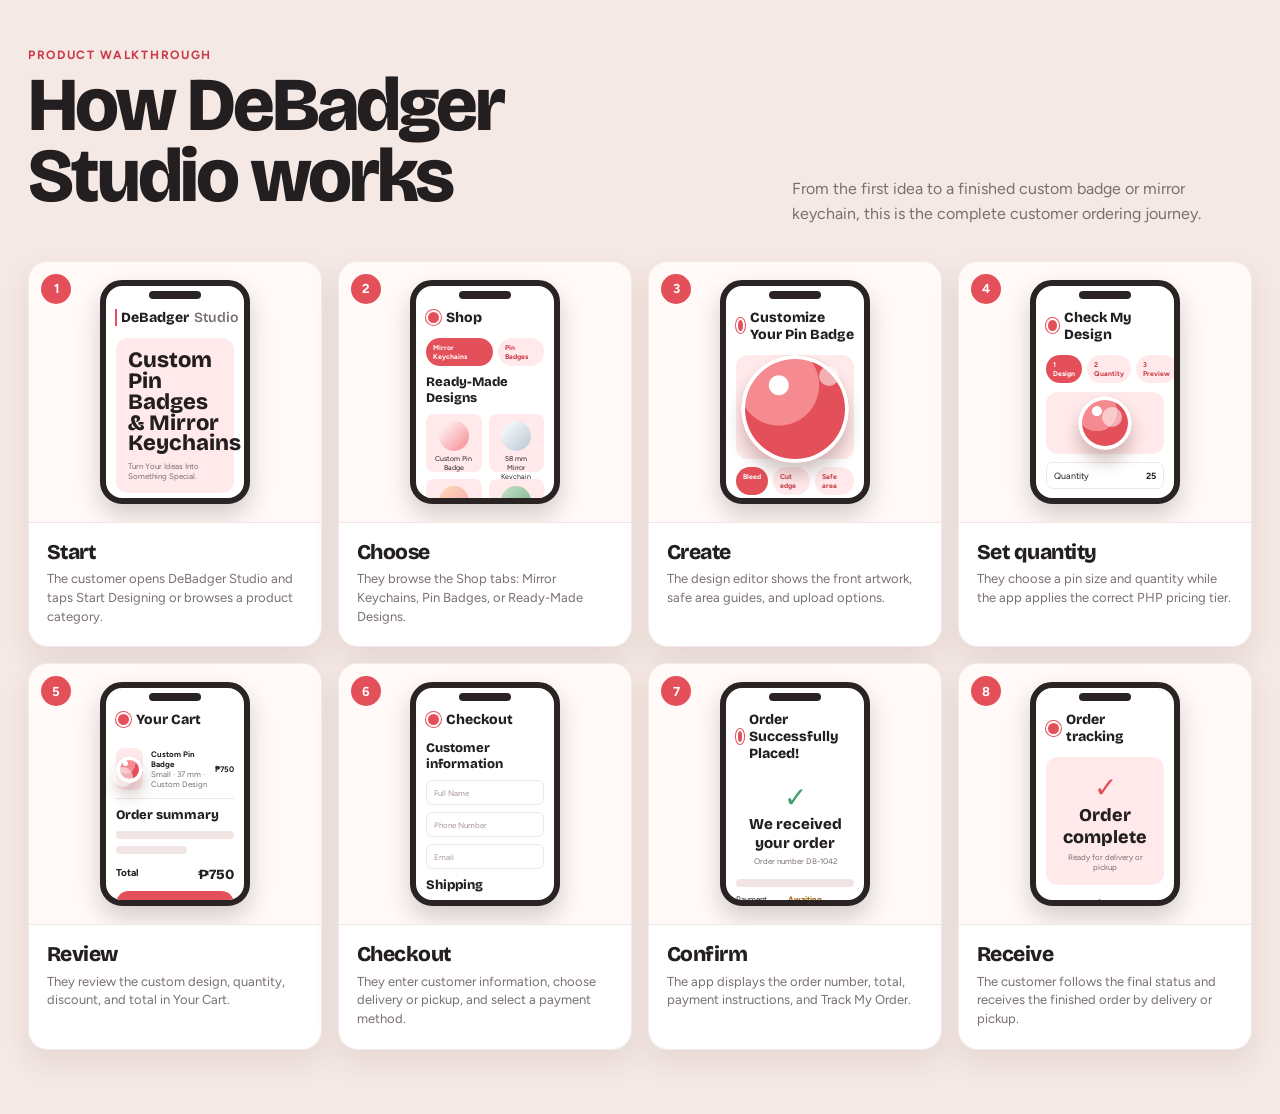
<file: storyboard.html>
<!DOCTYPE html>
<html lang="en">
<head>
  <meta charset="utf-8">
  <meta name="viewport" content="width=device-width, initial-scale=1">
  <title>DeBadger Studio Storyboard</title>
  <link rel="preconnect" href="https://fonts.googleapis.com">
  <link rel="stylesheet" href="https://fonts.googleapis.com/css2?family=Bricolage+Grotesque:opsz,wght@12..96,600;12..96,800&family=Figtree:wght@400;500;600;700&display=swap">
  <style>
    :root{--coral:#e4505a;--coral-dark:#c93c47;--cream:#fffaf7;--blush:#ffe9ea;--ink:#231f20;--muted:#7a6f70;--line:#f1e5e3;--white:#fff;--display:'Bricolage Grotesque',sans-serif;--body:'Figtree',sans-serif}
    *{box-sizing:border-box}
    body{margin:0;background:#f5e9e5;color:var(--ink);font-family:var(--body)}
    .page{max-width:1320px;margin:auto;padding:48px 28px 64px}
    .intro{display:flex;align-items:end;justify-content:space-between;gap:28px;margin-bottom:34px}
    .eyebrow{color:var(--coral-dark);font-size:12px;font-weight:700;letter-spacing:.14em;text-transform:uppercase}
    h1{font:800 clamp(38px,6vw,76px)/.94 var(--display);letter-spacing:-.04em;margin:8px 0 14px;max-width:680px}
    .intro p{max-width:460px;color:var(--muted);font-size:16px;line-height:1.55;margin:0}
    .board{display:grid;grid-template-columns:repeat(4,1fr);gap:16px}
    .panel{background:var(--white);border:1px solid rgba(130,80,75,.1);border-radius:20px;overflow:hidden;box-shadow:0 12px 28px rgba(92,45,40,.1);animation:rise .6s both}
    .panel:nth-child(2){animation-delay:.05s}.panel:nth-child(3){animation-delay:.1s}.panel:nth-child(4){animation-delay:.15s}.panel:nth-child(5){animation-delay:.2s}.panel:nth-child(6){animation-delay:.25s}.panel:nth-child(7){animation-delay:.3s}.panel:nth-child(8){animation-delay:.35s}
    .scene{height:260px;background:var(--cream);padding:16px;display:flex;align-items:center;justify-content:center;position:relative;overflow:hidden}
    .panel-num{position:absolute;top:12px;left:12px;width:30px;height:30px;border-radius:50%;display:grid;place-items:center;background:var(--coral);color:#fff;font-weight:700;font-size:13px;z-index:2}
    .caption{padding:18px 18px 20px;border-top:1px solid var(--line)}
    .caption h2{font:800 21px/1.05 var(--display);margin:0 0 7px;letter-spacing:-.025em}
    .caption p{color:var(--muted);font-size:13px;line-height:1.45;margin:0}
    .phone{width:150px;height:224px;border:6px solid #2a2324;border-radius:22px;background:var(--white);box-shadow:0 12px 24px rgba(35,31,32,.2);padding:10px;overflow:hidden}
    .phone-wide{width:190px}
    .notch{width:52px;height:8px;border-radius:8px;background:#2a2324;margin:-5px auto 10px}
    .brand{font:800 14px var(--display);display:flex;align-items:center;gap:5px;margin-bottom:12px}.brand i{width:15px;height:15px;border-radius:50%;background:var(--coral);display:inline-block;box-shadow:inset 0 0 0 2px #fff,0 0 0 1px var(--coral)}
    .hero{background:var(--blush);border-radius:12px;padding:12px;margin-bottom:10px}.hero b{display:block;font:800 22px/.95 var(--display);max-width:100px}.hero small{display:block;color:var(--muted);font-size:8px;margin-top:7px}
    .mini-title{font:800 13px var(--display);margin:8px 0}.line{height:8px;border-radius:5px;background:#f1e5e3;margin:7px 0}.line.short{width:60%}.line.coral{background:var(--coral);width:72%}
    .chips{display:flex;gap:5px}.chip{border-radius:20px;background:var(--blush);color:var(--coral-dark);padding:5px 7px;font-size:7px;font-weight:700}.chip.active{background:var(--coral);color:#fff}
    .products{display:grid;grid-template-columns:1fr 1fr;gap:7px}.product{background:var(--blush);border-radius:8px;height:58px;padding:7px}.product span{display:block;width:30px;height:30px;border-radius:50%;background:linear-gradient(135deg,#fff,#f58a90);margin:auto}.product small{font-size:7px;display:block;text-align:center;margin-top:3px}
    .badge{width:108px;height:108px;border-radius:50%;background:radial-gradient(circle at 35% 28%,#fff 0 9%,#f58a90 10% 38%,var(--coral) 39%);box-shadow:0 12px 16px rgba(80,30,30,.25),inset 0 0 0 4px #fff;position:relative}.badge:after{content:'';position:absolute;width:20px;height:20px;border-radius:50%;background:#fff;right:10px;top:11px;opacity:.55}
    .tools{display:flex;gap:5px;margin-top:10px}.tool{height:18px;flex:1;border-radius:5px;background:#f1e5e3}.tool.active{background:var(--coral)}
    .qty{display:flex;align-items:center;justify-content:space-between;border:1px solid var(--line);border-radius:7px;padding:7px;font-size:9px;margin:8px 0}.price{font:800 14px var(--display)}
    .button{height:25px;border-radius:20px;background:var(--coral);color:#fff;display:grid;place-items:center;font-size:8px;font-weight:700;margin-top:8px}.button.outline{background:#fff;color:var(--coral);border:1px solid var(--coral)}
    .formline{height:25px;border:1px solid var(--line);border-radius:6px;margin:7px 0;color:#a79898;font-size:8px;padding:7px}.formline.tall{height:44px}.check{display:flex;align-items:center;gap:5px;font-size:8px;margin:8px 0}.check b{width:12px;height:12px;border-radius:3px;background:var(--coral);display:grid;place-items:center;color:#fff;font-size:8px}
    .steps{display:grid;gap:7px;margin-top:10px}.step{display:flex;align-items:center;gap:7px;font-size:8px}.step i{width:15px;height:15px;border-radius:50%;background:#f1e5e3;display:block}.step.done i{background:var(--coral)}.step.current{font-weight:700;color:var(--coral-dark)}
    .admin{width:210px;background:#fff;border-radius:10px;border:1px solid var(--line);padding:10px;box-shadow:0 8px 20px rgba(35,31,32,.12)}.admin-head{display:flex;justify-content:space-between;align-items:center;font:800 12px var(--display);margin-bottom:10px}.admin-nav{display:flex;gap:5px;margin-bottom:10px}.admin-nav span{height:22px;flex:1;border-radius:5px;background:var(--blush)}.admin-nav span.active{background:var(--coral)}.stats{display:grid;grid-template-columns:1fr 1fr;gap:6px}.stat{background:var(--cream);border-radius:6px;padding:8px}.stat small{display:block;color:var(--muted);font-size:7px}.stat b{font:800 16px var(--display)}
    @keyframes rise{from{opacity:0;transform:translateY(16px)}to{opacity:1;transform:none}}
    @media(max-width:1000px){.board{grid-template-columns:repeat(2,1fr)}}
    @media(max-width:560px){.page{padding:30px 16px 44px}.intro{display:block}.intro p{margin-top:14px}.board{grid-template-columns:1fr}.scene{height:250px}}
  </style>
</head>
<body>
  <main class="page">
    <header class="intro">
      <div><div class="eyebrow">Product walkthrough</div><h1>How DeBadger Studio works</h1></div>
      <p>From the first idea to a finished custom badge or mirror keychain, this is the complete customer ordering journey.</p>
    </header>
    <section class="board" aria-label="DeBadger Studio storyboard">
      <article class="panel"><div class="scene"><span class="panel-num">1</span><div class="phone"><div class="notch"></div><div class="brand"><i></i>DeBadger <span style="color:var(--muted);font-weight:600">Studio</span></div><div class="hero"><b>Custom Pin Badges &amp; Mirror Keychains</b><small>Turn Your Ideas Into Something Special.</small></div><div class="button">Start Designing</div><div class="mini-title">Explore</div><div class="chips"><span class="chip active">Mirror Keychains</span><span class="chip">Pin Badges</span></div></div></div><div class="caption"><h2>Start</h2><p>The customer opens DeBadger Studio and taps Start Designing or browses a product category.</p></div></article>
      <article class="panel"><div class="scene"><span class="panel-num">2</span><div class="phone"><div class="notch"></div><div class="brand"><i></i>Shop</div><div class="chips"><span class="chip active">Mirror Keychains</span><span class="chip">Pin Badges</span></div><div class="mini-title">Ready-Made Designs</div><div class="products"><div class="product"><span></span><small>Custom Pin Badge</small></div><div class="product"><span style="background:linear-gradient(135deg,#fff,#b9c8d4)"></span><small>58 mm Mirror Keychain</small></div><div class="product"><span style="background:linear-gradient(135deg,#ffd9b8,#f7a6b0)"></span><small>Photo Pin Badge</small></div><div class="product"><span style="background:linear-gradient(135deg,#c7e3ca,#74ad83)"></span><small>Logo Pin Badge</small></div></div></div></div><div class="caption"><h2>Choose</h2><p>They browse the Shop tabs: Mirror Keychains, Pin Badges, or Ready-Made Designs.</p></div></article>
      <article class="panel"><div class="scene"><span class="panel-num">3</span><div class="phone"><div class="notch"></div><div class="brand"><i></i>Customize Your Pin Badge</div><div style="display:grid;place-items:center;height:104px;background:var(--blush);border-radius:12px"><div class="badge"></div></div><div class="chips" style="margin-top:8px"><span class="chip active">Bleed</span><span class="chip">Cut edge</span><span class="chip">Safe area</span></div><div class="button">Upload Your Design</div><div class="tools"><span class="tool active"></span><span class="tool"></span><span class="tool"></span></div></div></div><div class="caption"><h2>Create</h2><p>The design editor shows the front artwork, safe area guides, and upload options.</p></div></article>
      <article class="panel"><div class="scene"><span class="panel-num">4</span><div class="phone"><div class="notch"></div><div class="brand"><i></i>Check My Design</div><div class="chips"><span class="chip active">1 Design</span><span class="chip">2 Quantity</span><span class="chip">3 Preview</span></div><div style="display:grid;place-items:center;height:62px;background:var(--blush);border-radius:12px;margin-top:9px"><div class="badge" style="width:54px;height:54px"></div></div><div class="qty"><span>Quantity</span><b>25</b></div><div class="row" style="display:flex;justify-content:space-between;font-size:8px"><span>Small · 37 mm</span><b style="color:var(--coral-dark)">&#8369;30 each</b></div><div class="button">Continue to Preview</div></div></div><div class="caption"><h2>Set quantity</h2><p>They choose a pin size and quantity while the app applies the correct PHP pricing tier.</p></div></article>
      <article class="panel"><div class="scene"><span class="panel-num">5</span><div class="phone"><div class="notch"></div><div class="brand"><i></i>Your Cart</div><div style="display:flex;gap:8px;align-items:center;padding:8px 0;border-bottom:1px solid var(--line)"><div style="width:42px;height:42px;border-radius:8px;background:var(--blush);display:grid;place-items:center"><div class="badge" style="width:27px;height:27px"></div></div><div style="font-size:8px"><b>Custom Pin Badge</b><br><span style="color:var(--muted)">Small · 37 mm · Custom Design</span></div><span style="margin-left:auto;font-size:8px;font-weight:700">&#8369;750</span></div><div class="mini-title">Order summary</div><div class="line"></div><div class="line short"></div><div class="row" style="display:flex;justify-content:space-between;margin-top:12px;font-size:10px"><b>Total</b><span class="price">&#8369;750</span></div><div class="button">Proceed to Checkout</div></div></div><div class="caption"><h2>Review</h2><p>They review the custom design, quantity, discount, and total in Your Cart.</p></div></article>
      <article class="panel"><div class="scene"><span class="panel-num">6</span><div class="phone"><div class="notch"></div><div class="brand"><i></i>Checkout</div><div class="mini-title">Customer information</div><div class="formline">Full Name</div><div class="formline">Phone Number</div><div class="formline">Email</div><div class="mini-title">Shipping</div><div class="check"><b>✓</b> Standard Delivery</div><div class="check"><b> </b> Pickup</div><div class="mini-title">Payment</div><div class="check"><b>✓</b> GCash</div><div class="button">Place Order</div></div></div><div class="caption"><h2>Checkout</h2><p>They enter customer information, choose delivery or pickup, and select a payment method.</p></div></article>
      <article class="panel"><div class="scene"><span class="panel-num">7</span><div class="phone"><div class="notch"></div><div class="brand"><i></i>Order Successfully Placed!</div><div style="text-align:center;padding:6px 0"><div style="font-size:28px;color:#3f9e6e">✓</div><b style="font:800 15px var(--display)">We received your order</b><div style="font-size:8px;color:var(--muted);margin-top:4px">Order number DB-1042</div></div><div class="line"></div><div class="row" style="display:flex;justify-content:space-between;font-size:8px"><span>Payment status</span><b style="color:#9a6210">Awaiting payment</b></div><div class="pinfo" style="font-size:8px;margin-top:8px">Send payment using the instructions shown.</div><div class="button">Track My Order</div></div></div><div class="caption"><h2>Confirm</h2><p>The app displays the order number, total, payment instructions, and Track My Order.</p></div></article>
      <article class="panel"><div class="scene"><span class="panel-num">8</span><div class="phone"><div class="notch"></div><div class="brand"><i></i>Order tracking</div><div style="background:var(--blush);border-radius:12px;padding:13px;text-align:center;margin-bottom:12px"><div style="font-size:28px;color:var(--coral)">✓</div><b style="font:800 18px var(--display)">Order complete</b><div style="font-size:8px;color:var(--muted);margin-top:4px">Ready for delivery or pickup</div></div><div class="mini-title">Your order</div><div class="line"></div><div class="line short"></div><div class="row" style="display:flex;justify-content:space-between;margin-top:12px;font-size:8px"><span>Order number</span><b>DB-1042</b></div><div class="button">View order details</div></div></div><div class="caption"><h2>Receive</h2><p>The customer follows the final status and receives the finished order by delivery or pickup.</p></div></article>
    </section>
  </main>
</body>
</html>
</file>
